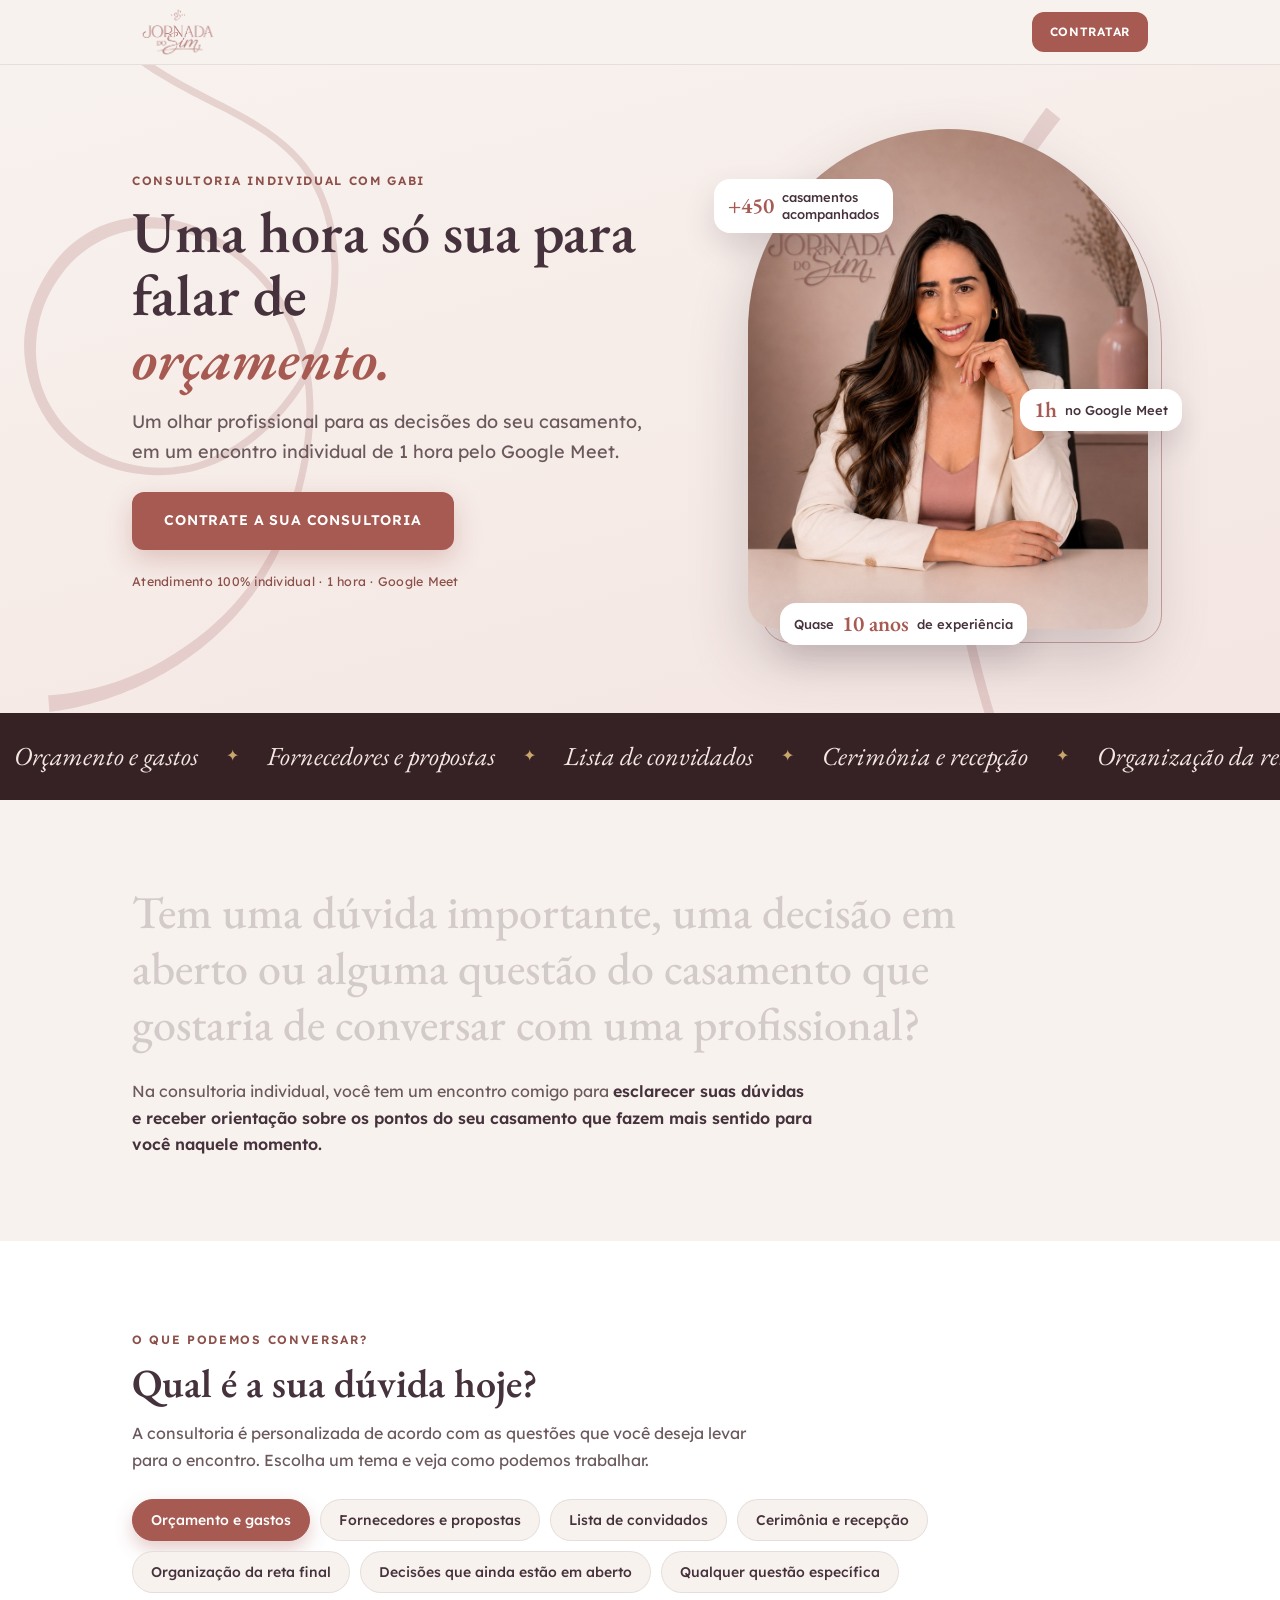
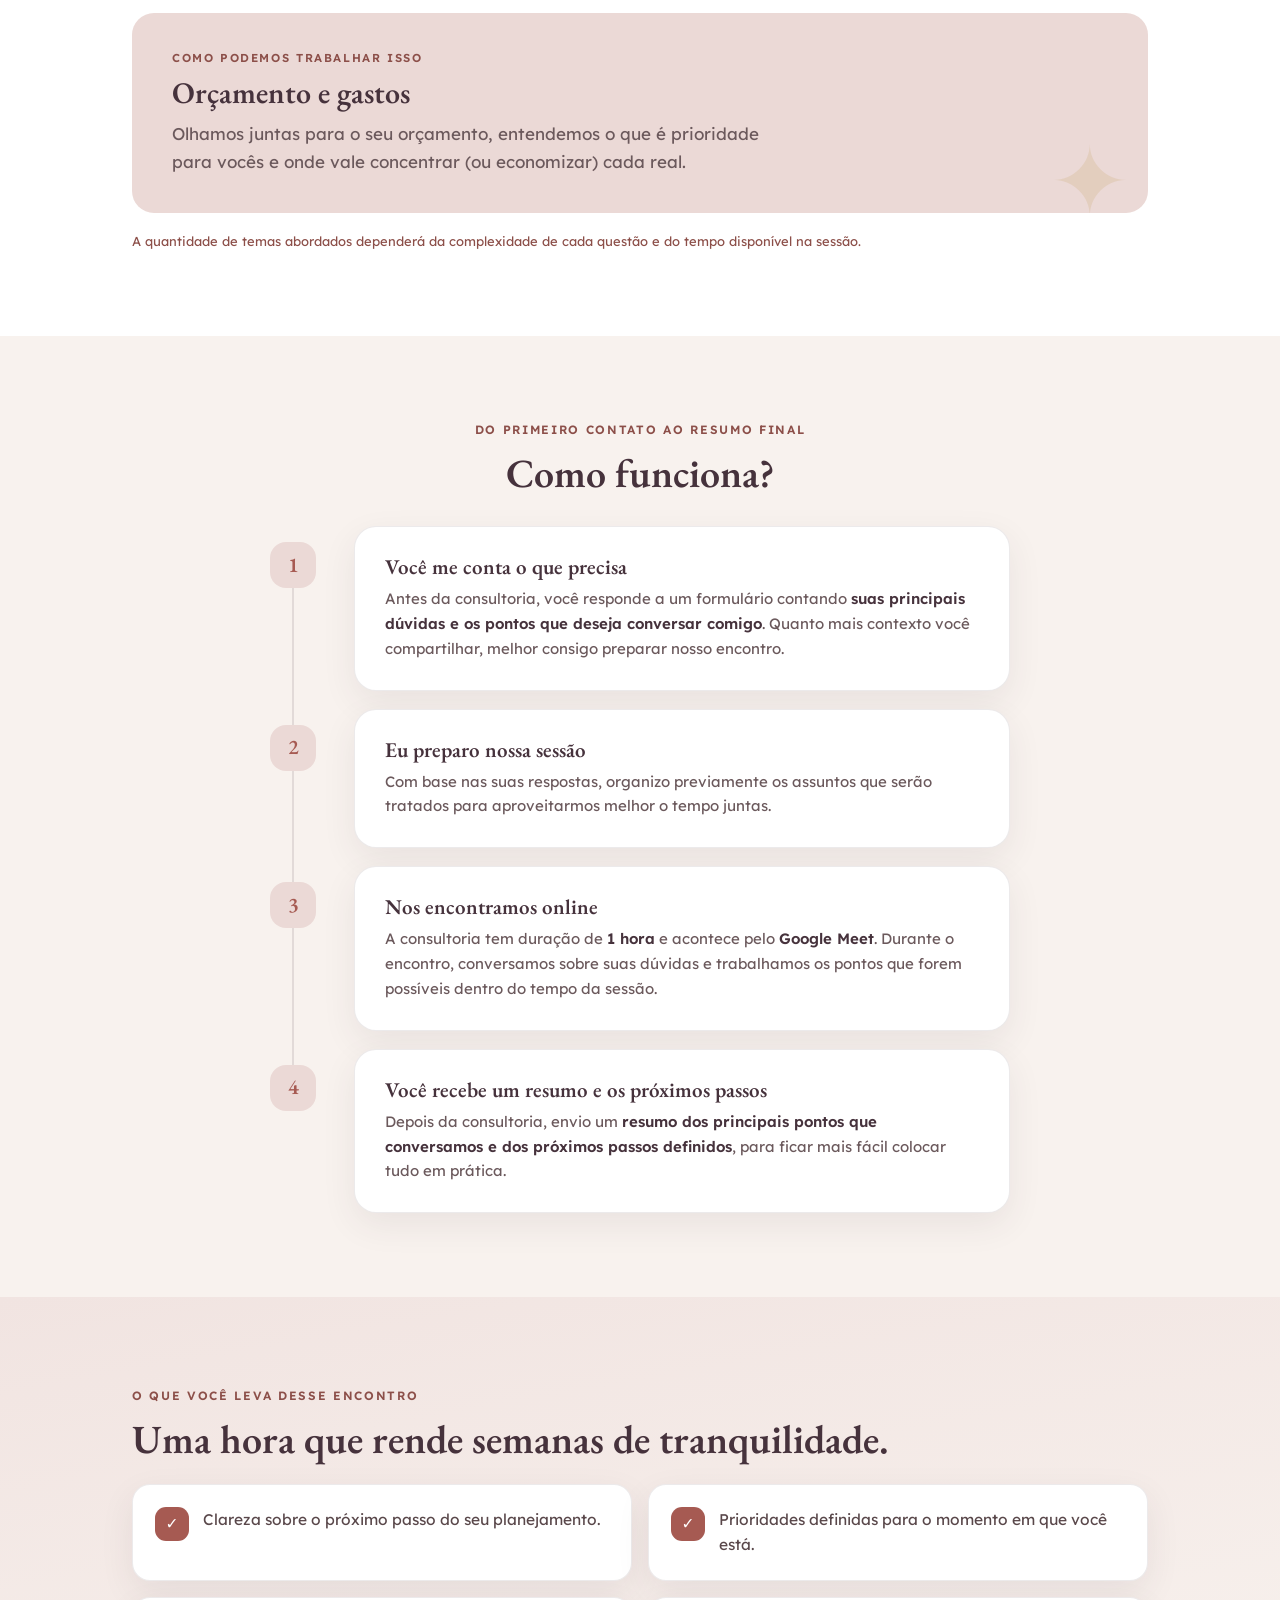
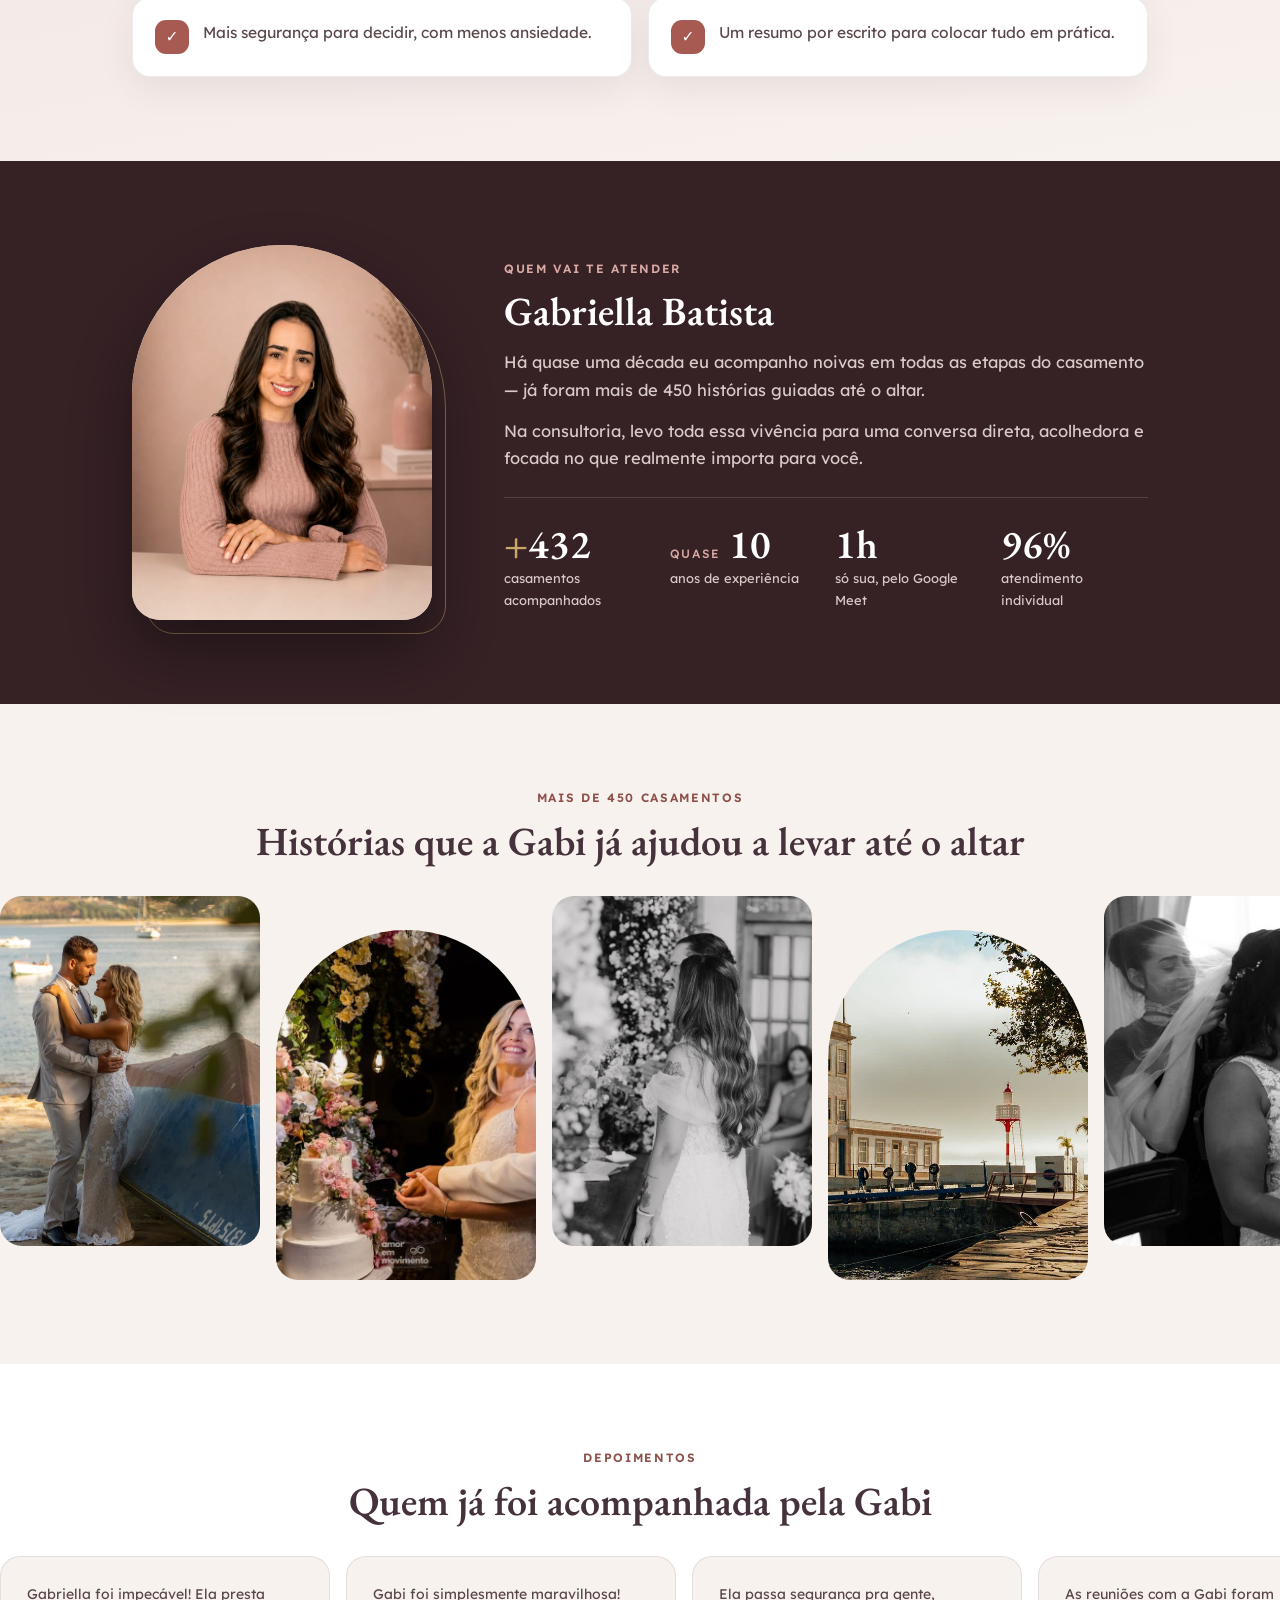
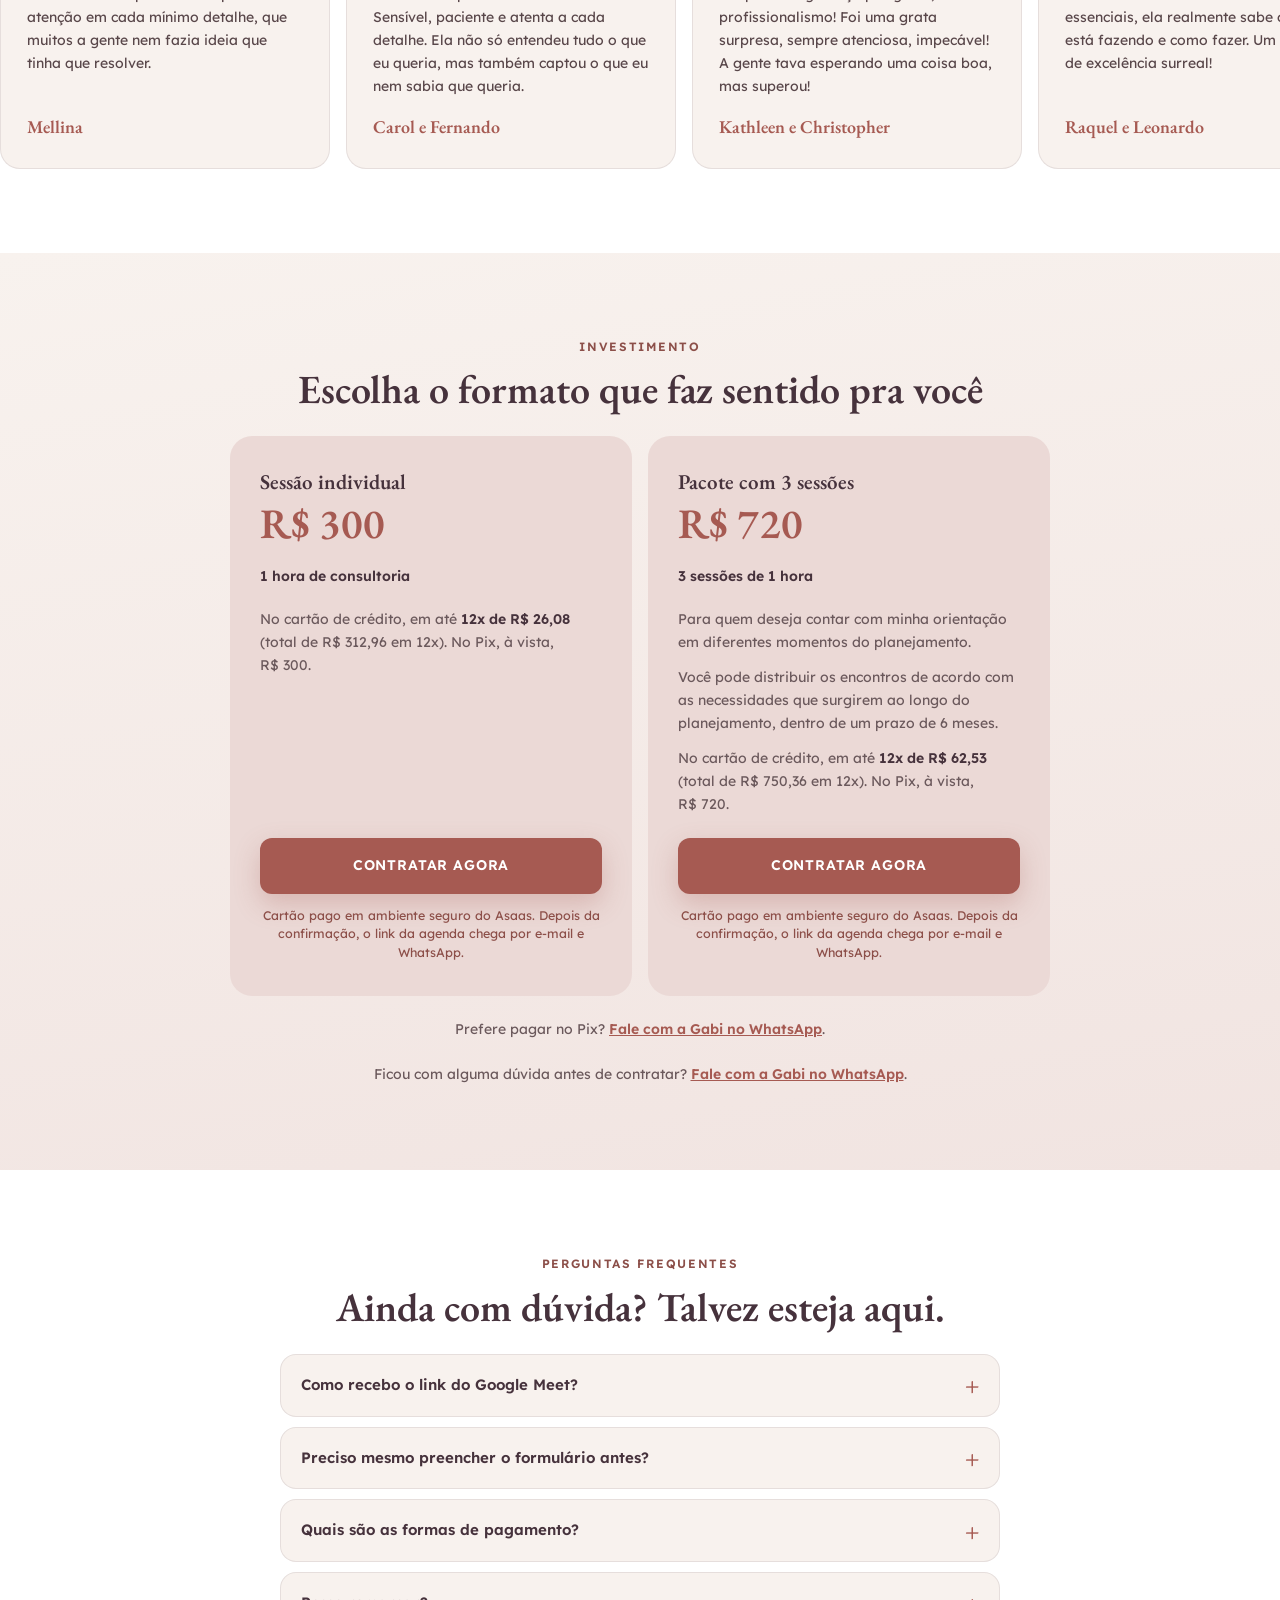
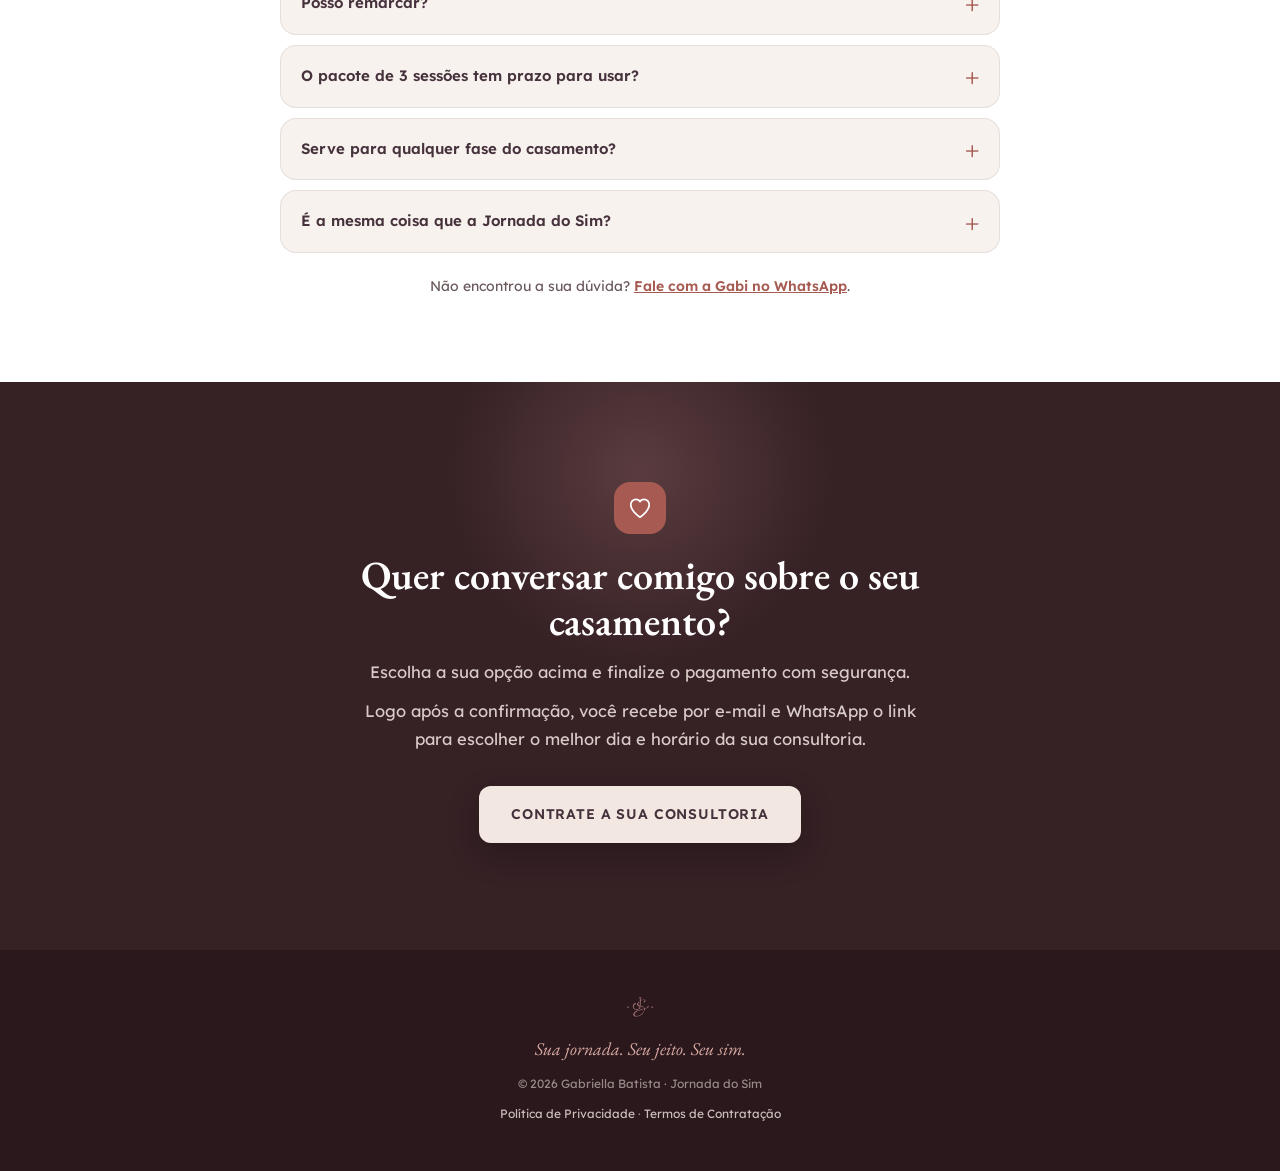
<file: index.html>
<!DOCTYPE html>
<html lang="pt-BR">
<head>
<meta charset="UTF-8">
<meta name="viewport" content="width=device-width, initial-scale=1.0, viewport-fit=cover">
<title>Consultoria individual com Gabi — Jornada do Sim</title>
<meta name="description" content="Um encontro individual de 1 hora, pelo Google Meet, para esclarecer suas dúvidas e receber orientação sobre as decisões do seu casamento. Com Gabriella Batista.">
<meta name="theme-color" content="#F8F2EE">

<meta property="og:title" content="Consultoria individual com Gabi">
<meta property="og:description" content="Um olhar profissional para as decisões do seu casamento.">
<meta property="og:image" content="https://consultoria.jornadadosim.com/assets/img/gabi-quem-sou-eu.jpg">
<meta property="og:url" content="https://consultoria.jornadadosim.com/">
<meta property="og:type" content="website">

<link rel="icon" href="assets/img/monograma-rosa.png">

<link rel="preconnect" href="https://fonts.googleapis.com">
<link rel="preconnect" href="https://fonts.gstatic.com" crossorigin>
<link href="https://fonts.googleapis.com/css2?family=EB+Garamond:ital,wght@0,400;0,500;0,600;1,400;1,500;1,600&family=Lexend:wght@300;400;500;600;700&display=swap" rel="stylesheet">

<link rel="stylesheet" href="css/consultoria.css">
</head>
<body>

<div class="progress" id="progress" aria-hidden="true"></div>

<!-- ======================= CABEÇALHO ======================= -->
<header class="site-header">
  <div class="container header-inner">
    <img src="assets/img/logo-rosa.png" alt="Jornada do Sim" class="header-logo">
    <a href="#investimento" class="btn btn-cta btn-sm">Contratar</a>
  </div>
</header>

<main>

  <!-- ======================= HERO ======================= -->
  <section class="hero" id="topo">
    <img src="assets/img/faixa-2-rosa.svg" alt="" class="hero-faixa hero-faixa-1" aria-hidden="true">
    <img src="assets/img/faixa-1-rosa.svg" alt="" class="hero-faixa hero-faixa-2" aria-hidden="true">

    <div class="container hero-grid">
      <div class="hero-texto">
        <span class="eyebrow">Consultoria individual com Gabi</span>
        <h1 aria-label="Uma hora só sua para falar de orçamento, fornecedores, convidados, cerimônia, reta final e decisões em aberto.">
          <span aria-hidden="true">Uma hora só sua para falar de</span>
          <span class="rot" aria-hidden="true">
            <span class="rot-w is-on">orçamento.</span>
            <span class="rot-w">fornecedores.</span>
            <span class="rot-w">convidados.</span>
            <span class="rot-w">cerimônia.</span>
            <span class="rot-w">reta final.</span>
            <span class="rot-w">decisões em aberto.</span>
          </span>
        </h1>
        <p class="hero-sub">Um olhar profissional para as decisões do seu casamento, em um encontro individual de 1 hora pelo Google Meet.</p>
        <a href="#investimento" class="btn btn-cta btn-large">Contrate a sua consultoria</a>
        <p class="hero-note">Atendimento 100% individual · 1 hora · Google Meet</p>
      </div>

      <div class="hero-visual">
        <div class="arch-wrap">
          <div class="arch">
            <img src="assets/img/gabi-quem-sou-eu.jpg" alt="Gabriella Batista" fetchpriority="high">
          </div>
        </div>
        <span class="chip chip-1"><b>+450</b> casamentos<br>acompanhados</span>
        <span class="chip chip-2"><b>1h</b> no Google Meet</span>
        <span class="chip chip-3">Quase <b>10 anos</b> de experiência</span>
      </div>
    </div>
  </section>

  <!-- ======================= FAIXA EM MOVIMENTO ======================= -->
  <section class="band" aria-label="Temas da consultoria">
    <div class="marquee">
      <div class="marquee-track">
        <span>Orçamento e gastos</span><span class="sep">✦</span>
        <span>Fornecedores e propostas</span><span class="sep">✦</span>
        <span>Lista de convidados</span><span class="sep">✦</span>
        <span>Cerimônia e recepção</span><span class="sep">✦</span>
        <span>Organização da reta final</span><span class="sep">✦</span>
        <span>Decisões em aberto</span><span class="sep">✦</span>
        <span>Uma hora só sua</span><span class="sep">✦</span>
      </div>
    </div>
  </section>

  <!-- ======================= INTRO (texto que acende ao rolar) ======================= -->
  <section class="secao intro">
    <div class="container">
      <p class="fill" data-fill>Tem uma dúvida importante, uma decisão em aberto ou alguma questão do casamento que gostaria de conversar com uma profissional?</p>
      <p class="intro-sub reveal">Na consultoria individual, você tem um encontro comigo para <strong>esclarecer suas dúvidas e receber orientação sobre os pontos do seu casamento que fazem mais sentido para você naquele momento.</strong></p>
    </div>
  </section>

  <!-- ======================= O QUE PODEMOS CONVERSAR (interativo) ======================= -->
  <section class="secao temas">
    <div class="container">
      <span class="eyebrow">O que podemos conversar?</span>
      <h2 class="secao-titulo">Qual é a sua dúvida hoje?</h2>
      <p class="temas-sub">A consultoria é personalizada de acordo com as questões que você deseja levar para o encontro. Escolha um tema e veja como podemos trabalhar.</p>

      <div class="topics" id="topics" role="group" aria-label="Temas da consultoria"></div>

      <div class="topic-panel" id="topicPanel" aria-live="polite">
        <span class="tp-label">Como podemos trabalhar isso</span>
        <h3 id="tpTitle"></h3>
        <p id="tpText"></p>
      </div>

      <p class="nota">A quantidade de temas abordados dependerá da complexidade de cada questão e do tempo disponível na sessão.</p>
    </div>
  </section>

  <!-- ======================= COMO FUNCIONA (linha do tempo) ======================= -->
  <section class="secao como">
    <div class="container">
      <span class="eyebrow center">Do primeiro contato ao resumo final</span>
      <h2 class="secao-titulo center">Como funciona?</h2>

      <ol class="timeline" id="timeline">
        <li class="tl-step">
          <span class="tl-badge">1</span>
          <div class="tl-card">
            <h3>Você me conta o que precisa</h3>
            <p>Antes da consultoria, você responde a um formulário contando <strong>suas principais dúvidas e os pontos que deseja conversar comigo</strong>. Quanto mais contexto você compartilhar, melhor consigo preparar nosso encontro.</p>
          </div>
        </li>
        <li class="tl-step">
          <span class="tl-badge">2</span>
          <div class="tl-card">
            <h3>Eu preparo nossa sessão</h3>
            <p>Com base nas suas respostas, organizo previamente os assuntos que serão tratados para aproveitarmos melhor o tempo juntas.</p>
          </div>
        </li>
        <li class="tl-step">
          <span class="tl-badge">3</span>
          <div class="tl-card">
            <h3>Nos encontramos online</h3>
            <p>A consultoria tem duração de <strong>1 hora</strong> e acontece pelo <strong>Google Meet</strong>. Durante o encontro, conversamos sobre suas dúvidas e trabalhamos os pontos que forem possíveis dentro do tempo da sessão.</p>
          </div>
        </li>
        <li class="tl-step">
          <span class="tl-badge">4</span>
          <div class="tl-card">
            <h3>Você recebe um resumo e os próximos passos</h3>
            <p>Depois da consultoria, envio um <strong>resumo dos principais pontos que conversamos e dos próximos passos definidos</strong>, para ficar mais fácil colocar tudo em prática.</p>
          </div>
        </li>
      </ol>
    </div>
  </section>

  <!-- ======================= O QUE VOCÊ LEVA ======================= -->
  <section class="secao leva">
    <div class="container">
      <span class="eyebrow">O que você leva desse encontro</span>
      <h2 class="secao-titulo">Uma hora que rende semanas de tranquilidade.</h2>
      <ul class="tiles stagger">
        <li class="tile"><i>✓</i><span>Clareza sobre o próximo passo do seu planejamento.</span></li>
        <li class="tile"><i>✓</i><span>Prioridades definidas para o momento em que você está.</span></li>
        <li class="tile"><i>✓</i><span>Mais segurança para decidir, com menos ansiedade.</span></li>
        <li class="tile"><i>✓</i><span>Um resumo por escrito para colocar tudo em prática.</span></li>
      </ul>
    </div>
  </section>

  <!-- ======================= QUEM VAI TE ATENDER ======================= -->
  <section class="secao dark gabi">
    <div class="container gabi-grid">
      <div class="gabi-foto reveal">
        <div class="arch-wrap arch-wrap-sm">
          <div class="arch">
            <img src="assets/img/gabi-rosa.jpg" alt="Gabriella Batista sorrindo, de blusa rosa" loading="lazy">
          </div>
        </div>
      </div>
      <div class="gabi-copy reveal">
        <span class="eyebrow eyebrow-light">Quem vai te atender</span>
        <h2 class="secao-titulo">Gabriella Batista</h2>
        <p>Há quase uma década eu acompanho noivas em todas as etapas do casamento — já foram mais de 450 histórias guiadas até o altar.</p>
        <p>Na consultoria, levo toda essa vivência para uma conversa direta, acolhedora e focada no que realmente importa para você.</p>
        <ul class="stats" id="stats">
          <li class="stat"><strong><span class="pre">+</span><span data-count="450">450</span></strong><span>casamentos acompanhados</span></li>
          <li class="stat"><strong><small>quase</small><span data-count="10">10</span></strong><span>anos de experiência</span></li>
          <li class="stat"><strong><span data-count="1">1</span>h</strong><span>só sua, pelo Google Meet</span></li>
          <li class="stat"><strong><span data-count="100">100</span>%</strong><span>atendimento individual</span></li>
        </ul>
      </div>
    </div>
  </section>

  <!-- ======================= FOTOS EM MOVIMENTO ======================= -->
  <section class="secao galeria">
    <div class="container">
      <span class="eyebrow center">Mais de 450 casamentos</span>
      <h2 class="secao-titulo center">Histórias que a Gabi já ajudou a levar até o altar</h2>
    </div>
    <div class="marquee marquee-photos">
      <div class="marquee-track gallery-track">
        <img data-src="assets/img/opt/casal-real-12-barco.jpg" alt="Casal abraçado à beira-mar" decoding="async">
        <img data-src="assets/img/opt/casal-real-1-cake-color.jpg" alt="Casal cortando o bolo" decoding="async">
        <img data-src="assets/img/opt/casal-real-3-noiva-pb.jpg" alt="Noiva de vestido de renda" decoding="async">
        <img data-src="assets/img/opt/casal-real-14-farol.jpg" alt="Casal junto a um farol à beira-mar" decoding="async">
        <img data-src="assets/img/opt/casal-real-5-veu-pb.jpg" alt="Noiva ajustando o véu" decoding="async">
        <img data-src="assets/img/opt/casal-real-2-cake-pb.jpg" alt="Casal sorrindo" decoding="async">
        <img data-src="assets/img/opt/casal-real-15-coluna.jpg" alt="Casal abraçado entre colunas de pedra" decoding="async">
        <img data-src="assets/img/opt/casal-real-8-flavia-thales.jpg" alt="Cerimônia emocionante" decoding="async">
        <img data-src="assets/img/opt/casal-real-10-paris.jpg" alt="Casal em Paris" decoding="async">
        <img data-src="assets/img/opt/casal-real-13-fonte.jpg" alt="Casal sorrindo em frente a uma fonte" decoding="async">
        <img data-src="assets/img/opt/casal-real-4-lustre.jpg" alt="Casal recém-casado" decoding="async">
        <img data-src="assets/img/opt/casal-real-11-jardim.jpg" alt="Casal se beijando sob um arco de jardim" decoding="async">
        <img data-src="assets/img/opt/casal-real-9-noiva-day.jpg" alt="Noiva em frente ao arco de flores" decoding="async">
      </div>
    </div>
  </section>

  <!-- ======================= DEPOIMENTOS ======================= -->
  <section class="secao depoimentos">
    <div class="container">
      <span class="eyebrow center">Depoimentos</span>
      <h2 class="secao-titulo center">Quem já foi acompanhada pela Gabi</h2>
    </div>
    <div class="marquee">
      <div class="marquee-track tm-track">
        <blockquote class="tm-card"><p>Gabriella foi impecável! Ela presta atenção em cada mínimo detalhe, que muitos a gente nem fazia ideia que tinha que resolver.</p><cite>Mellina</cite></blockquote>
        <blockquote class="tm-card"><p>Gabi foi simplesmente maravilhosa! Sensível, paciente e atenta a cada detalhe. Ela não só entendeu tudo o que eu queria, mas também captou o que eu nem sabia que queria.</p><cite>Carol e Fernando</cite></blockquote>
        <blockquote class="tm-card"><p>Ela passa segurança pra gente, profissionalismo! Foi uma grata surpresa, sempre atenciosa, impecável! A gente tava esperando uma coisa boa, mas superou!</p><cite>Kathleen e Christopher</cite></blockquote>
        <blockquote class="tm-card"><p>As reuniões com a Gabi foram essenciais, ela realmente sabe o que está fazendo e como fazer. Um trabalho de excelência surreal!</p><cite>Raquel e Leonardo</cite></blockquote>
        <blockquote class="tm-card"><p>Obrigada Gabriella! Sua experiência e atenção aos detalhes fizeram toda diferença!</p><cite>Gy Muniz</cite></blockquote>
        <blockquote class="tm-card"><p>Desde o primeiro momento, tudo foi tão organizado que ficamos seguros e com a certeza que daria certo. Confiamos de olhos fechados.</p><cite>Nathália</cite></blockquote>
        <blockquote class="tm-card"><p>A Gabi foi incrível em suas orientações e ajustes de cada detalhe. Com muito carinho agradecemos todo profissionalismo e dedicação.</p><cite>Lygia e Edson</cite></blockquote>
        <blockquote class="tm-card"><p>Obrigada pelo carinho, por toda atenção, por deixar a gente seguro, vocês sabem o que estão fazendo!</p><cite>Olívia e Luiz</cite></blockquote>
      </div>
    </div>
  </section>

  <!-- ======================= INVESTIMENTO ======================= -->
  <section class="secao planos" id="investimento">
    <div class="container">
      <span class="eyebrow center">Investimento</span>
      <h2 class="secao-titulo center">Escolha o formato que faz sentido pra você</h2>
      <div class="planos-grid stagger">

        <div class="plano">
          <h3 class="plano-nome">Sessão individual</h3>
          <p class="plano-preco">R$&nbsp;300</p>
          <p class="plano-linha">1 hora de consultoria</p>
          <p>No cartão de crédito, em até <strong>12x de R$&nbsp;26,08</strong> (total de R$&nbsp;312,96 em 12x). No Pix, à vista, R$&nbsp;300.</p>
          <a href="#" class="btn btn-cta btn-full js-pagar" data-plano="sessão individual">Contratar agora</a>
          <small class="plano-seguro">Cartão pago em ambiente seguro do Asaas. Depois da confirmação, o link da agenda chega por e-mail e WhatsApp.</small>
        </div>

        <div class="plano">
          <h3 class="plano-nome">Pacote com 3 sessões</h3>
          <p class="plano-preco">R$&nbsp;720</p>
          <p class="plano-linha">3 sessões de 1 hora</p>
          <p>Para quem deseja contar com minha orientação em diferentes momentos do planejamento.</p>
          <p>Você pode distribuir os encontros de acordo com as necessidades que surgirem ao longo do planejamento, dentro de um prazo de 6 meses.</p>
          <p>No cartão de crédito, em até <strong>12x de R$&nbsp;62,53</strong> (total de R$&nbsp;750,36 em 12x). No Pix, à vista, R$&nbsp;720.</p>
          <a href="#" class="btn btn-cta btn-full js-pagar" data-plano="pacote com 3 sessões">Contratar agora</a>
          <small class="plano-seguro">Cartão pago em ambiente seguro do Asaas. Depois da confirmação, o link da agenda chega por e-mail e WhatsApp.</small>
        </div>

      </div>
      <p class="planos-duvida">Prefere pagar no Pix? <a href="#" class="js-whatsapp-pix">Fale com a Gabi no WhatsApp</a>.</p>
      <p class="planos-duvida">Ficou com alguma dúvida antes de contratar? <a href="#" class="js-whatsapp-duvida">Fale com a Gabi no WhatsApp</a>.</p>
    </div>
  </section>

  <!-- ======================= FAQ ======================= -->
  <section class="secao faq">
    <div class="container">
      <span class="eyebrow center">Perguntas frequentes</span>
      <h2 class="secao-titulo center">Ainda com dúvida? Talvez esteja aqui.</h2>
      <div class="faq-list stagger">
        <details class="faq-item">
          <summary>Como recebo o link do Google Meet?</summary>
          <p>O link do Google Meet chega por e-mail assim que você agenda o seu horário.</p>
        </details>
        <details class="faq-item">
          <summary>Preciso mesmo preencher o formulário antes?</summary>
          <p>Sim. É ele que me permite preparar o encontro sob medida para o seu caso — sem ele, a sessão rende bem menos.</p>
        </details>
        <details class="faq-item">
          <summary>Quais são as formas de pagamento?</summary>
          <p>Cartão de crédito, em até 12x, pelo botão de cada plano. Ou Pix à vista, sem as taxas do cartão: é só falar comigo pelo WhatsApp que eu envio a chave Pix da empresa. Confira o CNPJ 51.809.387/0001-62 e o nome da titular antes de confirmar. O link da agenda chega assim que eu confirmo o valor na conta.</p>
        </details>
        <details class="faq-item">
          <summary>Posso remarcar?</summary>
          <p>Pode, avisando com pelo menos 24 horas de antecedência pelo WhatsApp.</p>
        </details>
        <details class="faq-item">
          <summary>O pacote de 3 sessões tem prazo para usar?</summary>
          <p>Sim, as 3 sessões valem por 6 meses a partir da primeira.</p>
        </details>
        <details class="faq-item">
          <summary>Serve para qualquer fase do casamento?</summary>
          <p>Sim, desde o "acabei de noivar e não sei por onde começar" até a reta final, na semana do casamento.</p>
        </details>
        <details class="faq-item">
          <summary>É a mesma coisa que a Jornada do Sim?</summary>
          <p>Não. A Jornada do Sim é a plataforma que te guia no seu ritmo. Aqui é um atendimento individual e ao vivo comigo, olhando para o seu caso específico.</p>
        </details>
      </div>
      <p class="faq-duvida">Não encontrou a sua dúvida? <a href="#" class="js-whatsapp-duvida">Fale com a Gabi no WhatsApp</a>.</p>
    </div>
  </section>

  <!-- ======================= CHAMADA FINAL ======================= -->
  <section class="secao dark final" id="final">
    <div class="container final-inner reveal">
      <span class="cta-icone" aria-hidden="true">
        <svg viewBox="0 0 24 24" fill="none" xmlns="http://www.w3.org/2000/svg">
          <path d="M12 20.5S3.5 14.7 3.5 8.9C3.5 6.2 5.6 4 8.3 4c1.8 0 3.1.9 3.7 2.2C12.6 4.9 13.9 4 15.7 4c2.7 0 4.8 2.2 4.8 4.9 0 5.8-8.5 11.6-8.5 11.6z" stroke="currentColor" stroke-width="1.6" stroke-linecap="round" stroke-linejoin="round"/>
        </svg>
      </span>
      <h2 class="secao-titulo">Quer conversar comigo sobre o seu casamento?</h2>
      <p>Escolha a sua opção acima e finalize o pagamento com segurança.</p>
      <p>Logo após a confirmação, você recebe por e-mail e WhatsApp o link para escolher o melhor dia e horário da sua consultoria.</p>
      <a href="#investimento" class="btn btn-light btn-large">Contrate a sua consultoria</a>
    </div>
  </section>

</main>

<!-- ======================= RODAPÉ ======================= -->
<footer class="site-footer">
  <div class="container footer-inner">
    <img src="assets/img/monograma-rosa.png" alt="Jornada do Sim" class="footer-logo">
    <p class="assinatura">Sua jornada. Seu jeito. Seu sim.</p>
    <p class="footer-mini">© 2026 Gabriella Batista · Jornada do Sim</p>
    <p class="footer-mini">
      <a href="privacidade.html">Política de Privacidade</a> ·
      <a href="termos.html">Termos de Contratação</a>
    </p>
  </div>
</footer>

<!-- Botão fixo no celular -->
<div class="sticky-cta" id="stickyCta">
  <a href="#investimento" class="btn btn-cta btn-full">Contrate a sua consultoria</a>
</div>

<script src="js/consultoria.js"></script>
</body>
</html>
</file>
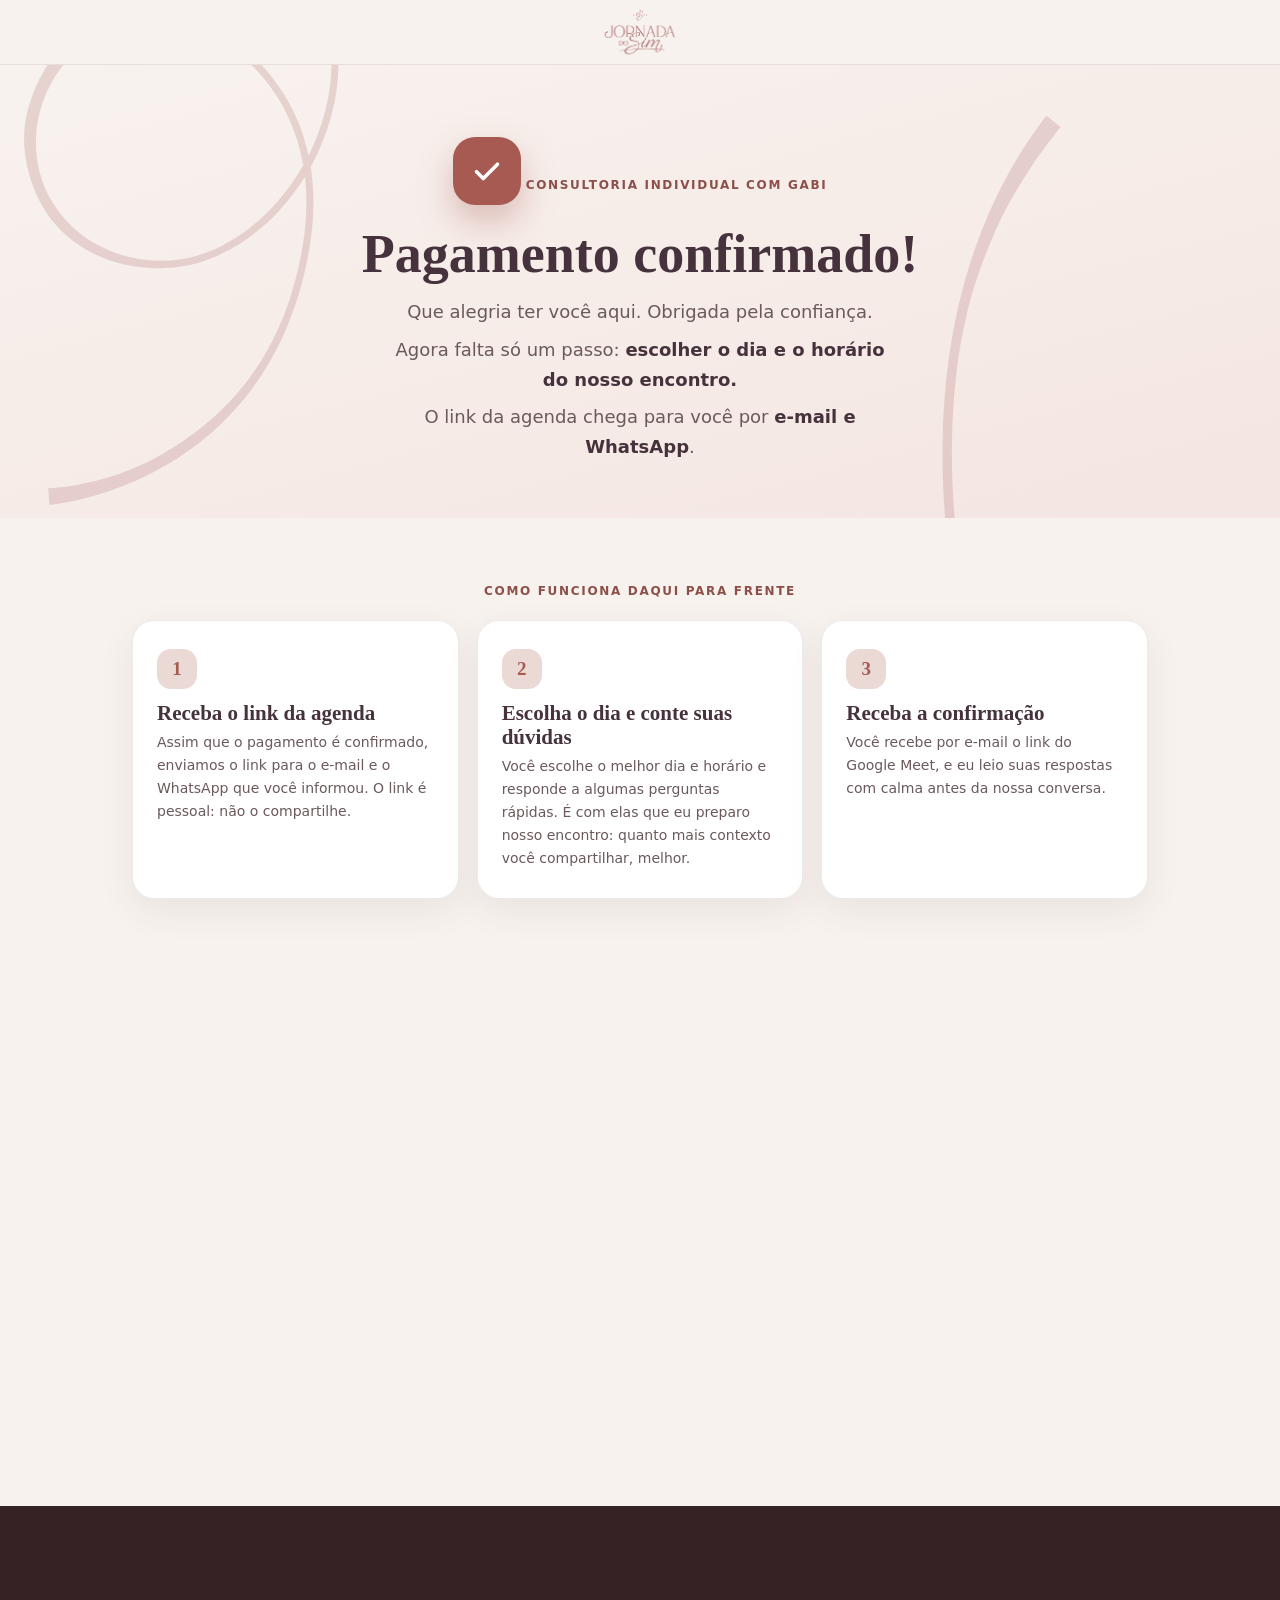
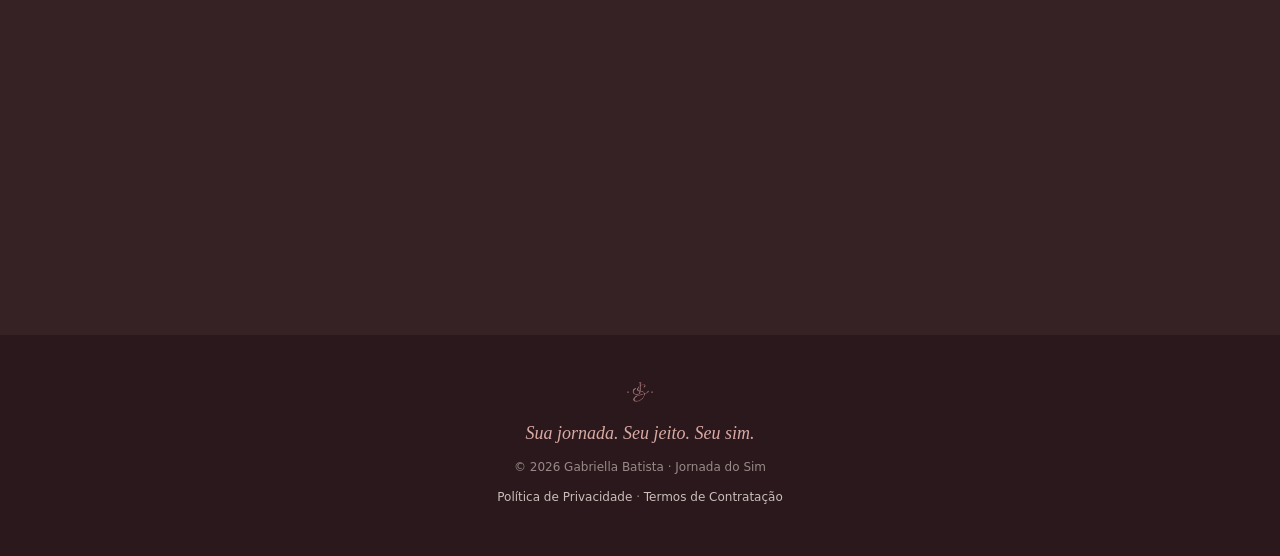
<file: boas-vindas.html>
<!DOCTYPE html>
<html lang="pt-BR">
<head>
<meta charset="UTF-8">
<!-- Proteção extra: a página só carrega scripts, estilos e fontes de origens conhecidas
     e não permite nenhum quadro embutido. Bloqueia qualquer outro conteúdo injetado.
     A agenda NÃO fica nesta página: o link é enviado só a quem pagou. -->
<meta http-equiv="Content-Security-Policy" content="default-src 'self'; script-src 'self'; style-src 'self' https://fonts.googleapis.com; font-src https://fonts.gstatic.com; img-src 'self' data:; frame-src 'none'; connect-src 'self'; base-uri 'self'; form-action 'self'; object-src 'none'">
<meta name="referrer" content="strict-origin-when-cross-origin">
<meta name="viewport" content="width=device-width, initial-scale=1.0, viewport-fit=cover">
<title>Pagamento confirmado — Consultoria individual com Gabi</title>
<meta name="description" content="Escolha o dia e o horário da sua consultoria individual com a Gabi.">
<meta name="robots" content="noindex, nofollow">
<meta name="theme-color" content="#F8F2EE">

<link rel="icon" href="assets/img/monograma-rosa.png">

<link rel="preconnect" href="https://fonts.googleapis.com">
<link rel="preconnect" href="https://fonts.gstatic.com" crossorigin>
<link href="https://fonts.googleapis.com/css2?family=EB+Garamond:ital,wght@0,400;0,500;0,600;1,400;1,500;1,600&family=Lexend:wght@300;400;500;600;700&display=swap" rel="stylesheet">

<link rel="stylesheet" href="css/consultoria.css">
<link rel="stylesheet" href="css/boas-vindas.css">
</head>
<body>

<!-- ======================= CABEÇALHO ======================= -->
<header class="site-header">
  <div class="container header-inner header-inner-center">
    <img src="assets/img/logo-rosa.png" alt="Jornada do Sim" class="header-logo">
  </div>
</header>

<main>

  <!-- ======================= CONFIRMAÇÃO ======================= -->
  <section class="ok-hero">
    <img src="assets/img/faixa-2-rosa.svg" alt="" class="hero-faixa hero-faixa-1" aria-hidden="true">
    <img src="assets/img/faixa-1-rosa.svg" alt="" class="hero-faixa hero-faixa-2" aria-hidden="true">
    <div class="container ok-inner">
      <span class="ok-badge" aria-hidden="true">
        <svg viewBox="0 0 24 24" fill="none" xmlns="http://www.w3.org/2000/svg">
          <path d="M5 12.5l4.5 4.5L19 7.5" pathLength="30" stroke="currentColor" stroke-width="2.4" stroke-linecap="round" stroke-linejoin="round"/>
        </svg>
      </span>
      <span class="eyebrow">Consultoria individual com Gabi</span>
      <h1>Pagamento confirmado!</h1>
      <p class="ok-sub">Que alegria ter você aqui. Obrigada pela confiança.</p>
      <p class="ok-sub">Agora falta só um passo: <strong>escolher o dia e o horário do nosso encontro.</strong></p>
      <p class="ok-sub">O link da agenda chega para você por <strong>e-mail e WhatsApp</strong>.</p>
    </div>
  </section>

  <!-- ======================= COMO FUNCIONA DAQUI PRA FRENTE ======================= -->
  <section class="secao ok-passos">
    <div class="container">
      <span class="eyebrow center">Como funciona daqui para frente</span>
      <ol class="passos3 stagger">
        <li class="passo3">
          <span class="n">1</span>
          <h3>Receba o link da agenda</h3>
          <p>Assim que o pagamento é confirmado, enviamos o link para o e-mail e o WhatsApp que você informou. O link é pessoal: não o compartilhe.</p>
        </li>
        <li class="passo3">
          <span class="n">2</span>
          <h3>Escolha o dia e conte suas dúvidas</h3>
          <p>Você escolhe o melhor dia e horário e responde a algumas perguntas rápidas. É com elas que eu preparo nosso encontro: quanto mais contexto você compartilhar, melhor.</p>
        </li>
        <li class="passo3">
          <span class="n">3</span>
          <h3>Receba a confirmação</h3>
          <p>Você recebe por e-mail o link do Google Meet, e eu leio suas respostas com calma antes da nossa conversa.</p>
        </li>
      </ol>

      <div class="ok-notas reveal">
        <p class="nota-card"><strong>Prazo de envio do link:</strong> em até 2 horas, em horário comercial.</p>
        <p class="nota-card">Os horários disponíveis começam daqui a alguns dias úteis. Isso me dá tempo de ler com calma tudo o que você contou.</p>
        <p class="nota-card">Se você adquiriu o <strong>pacote de 3 sessões</strong>, agende a primeira assim que receber o link. As próximas combinamos ao final do nosso primeiro encontro.</p>
      </div>

      <div class="seguranca reveal">
        <h3 class="seguranca-titulo">Seu pagamento e seus dados estão seguros</h3>
        <ul class="seguranca-lista">
          <li>
            <span class="seg-icone" aria-hidden="true"><svg viewBox="0 0 24 24" fill="none"><rect x="5" y="10.5" width="14" height="9.5" rx="2.2" stroke="currentColor" stroke-width="1.7"/><path d="M8.5 10.5V8a3.5 3.5 0 0 1 7 0v2.5" stroke="currentColor" stroke-width="1.7" stroke-linecap="round"/></svg></span>
            <span><strong>Pagamento seguro.</strong> Aparece em nome de <strong>Ana Gabriella Batista Malta (CNPJ 51.809.387/0001-62)</strong>, titular da Jornada do Sim. Guarde o comprovante (no cartão, ele também chega ao seu e-mail).</span>
          </li>
          <li>
            <span class="seg-icone" aria-hidden="true"><svg viewBox="0 0 24 24" fill="none"><path d="M12 3.5l7 2.8v5.4c0 4.2-2.9 7.3-7 8.8-4.1-1.5-7-4.6-7-8.8V6.3l7-2.8z" stroke="currentColor" stroke-width="1.7" stroke-linejoin="round"/><path d="M9 12l2.2 2.2L15.2 10" stroke="currentColor" stroke-width="1.7" stroke-linecap="round" stroke-linejoin="round"/></svg></span>
            <span><strong>Seus dados, só comigo.</strong> O que você responder no formulário é usado apenas para preparar a nossa consultoria. <a href="privacidade.html">Política de Privacidade</a></span>
          </li>
          <li>
            <span class="seg-icone" aria-hidden="true"><svg viewBox="0 0 24 24" fill="none"><path d="M12 4.5l8.2 14.2a.5.5 0 0 1-.44.75H4.24a.5.5 0 0 1-.44-.75L12 4.5z" stroke="currentColor" stroke-width="1.7" stroke-linejoin="round"/><path d="M12 10v4.2M12 16.8v.1" stroke="currentColor" stroke-width="1.9" stroke-linecap="round"/></svg></span>
            <span><strong>Atenção a golpes.</strong> Eu nunca peço senha, código ou dados de cartão por WhatsApp. Se alguém pedir em meu nome, desconfie e me avise.</span>
          </li>
        </ul>
      </div>
    </div>
  </section>

  <!-- ======================= NÃO RECEBEU O LINK? ======================= -->
  <section class="secao dark ok-ajuda">
    <div class="container ok-ajuda-inner reveal">
      <h2 class="secao-titulo">Não recebeu o link?</h2>
      <p>Confira a caixa de entrada, o spam e a aba Promoções do e-mail que você usou no pagamento.</p>
      <p>Se já passou do prazo e o link não chegou, fale comigo pelo WhatsApp que eu resolvo para você.</p>
      <a href="#" class="btn btn-light btn-large js-whatsapp">Falar com a Gabi</a>
    </div>
  </section>

</main>

<!-- ======================= RODAPÉ ======================= -->
<footer class="site-footer ok-footer">
  <div class="container footer-inner">
    <img src="assets/img/monograma-rosa.png" alt="Jornada do Sim" class="footer-logo">
    <p class="assinatura">Sua jornada. Seu jeito. Seu sim.</p>
    <p class="footer-mini">© 2026 Gabriella Batista · Jornada do Sim</p>
    <p class="footer-mini">
      <a href="privacidade.html">Política de Privacidade</a> ·
      <a href="termos.html">Termos de Contratação</a>
    </p>
  </div>
</footer>

<script src="js/boas-vindas.js"></script>
</body>
</html>
</file>
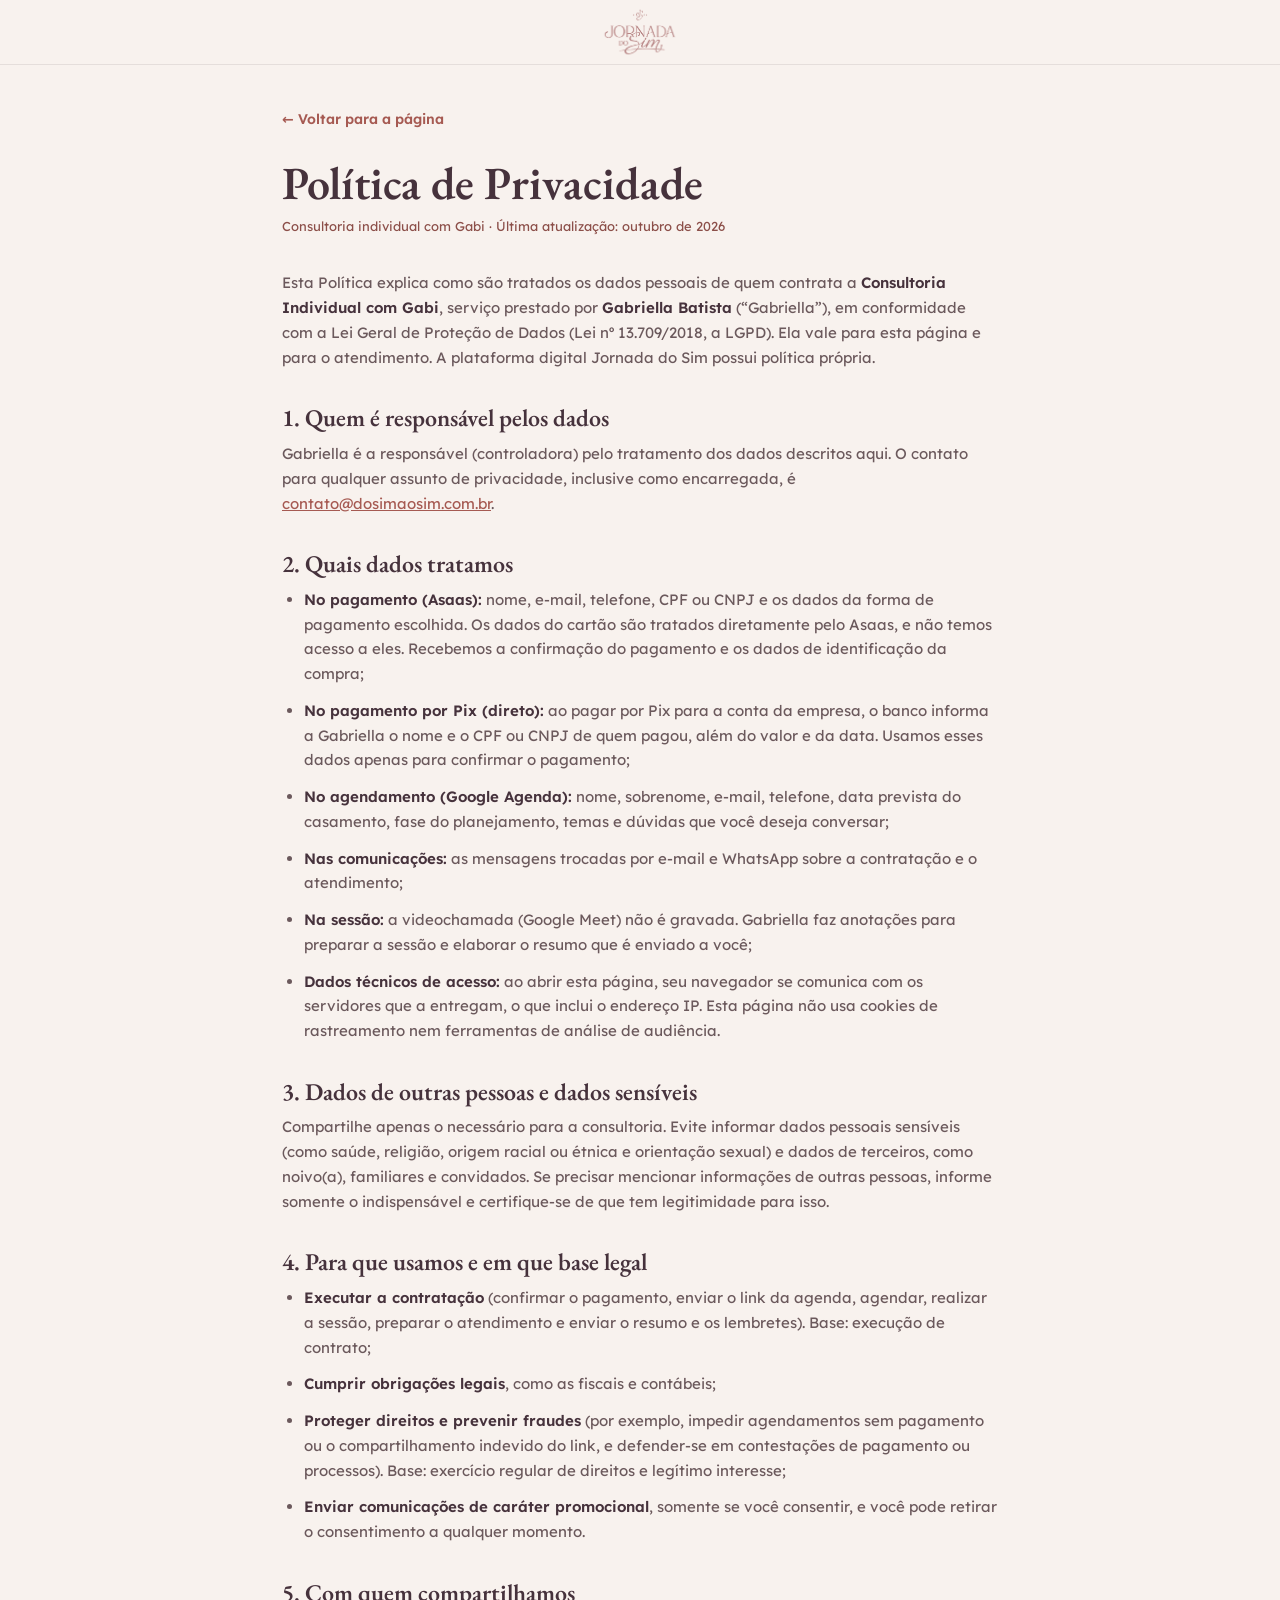
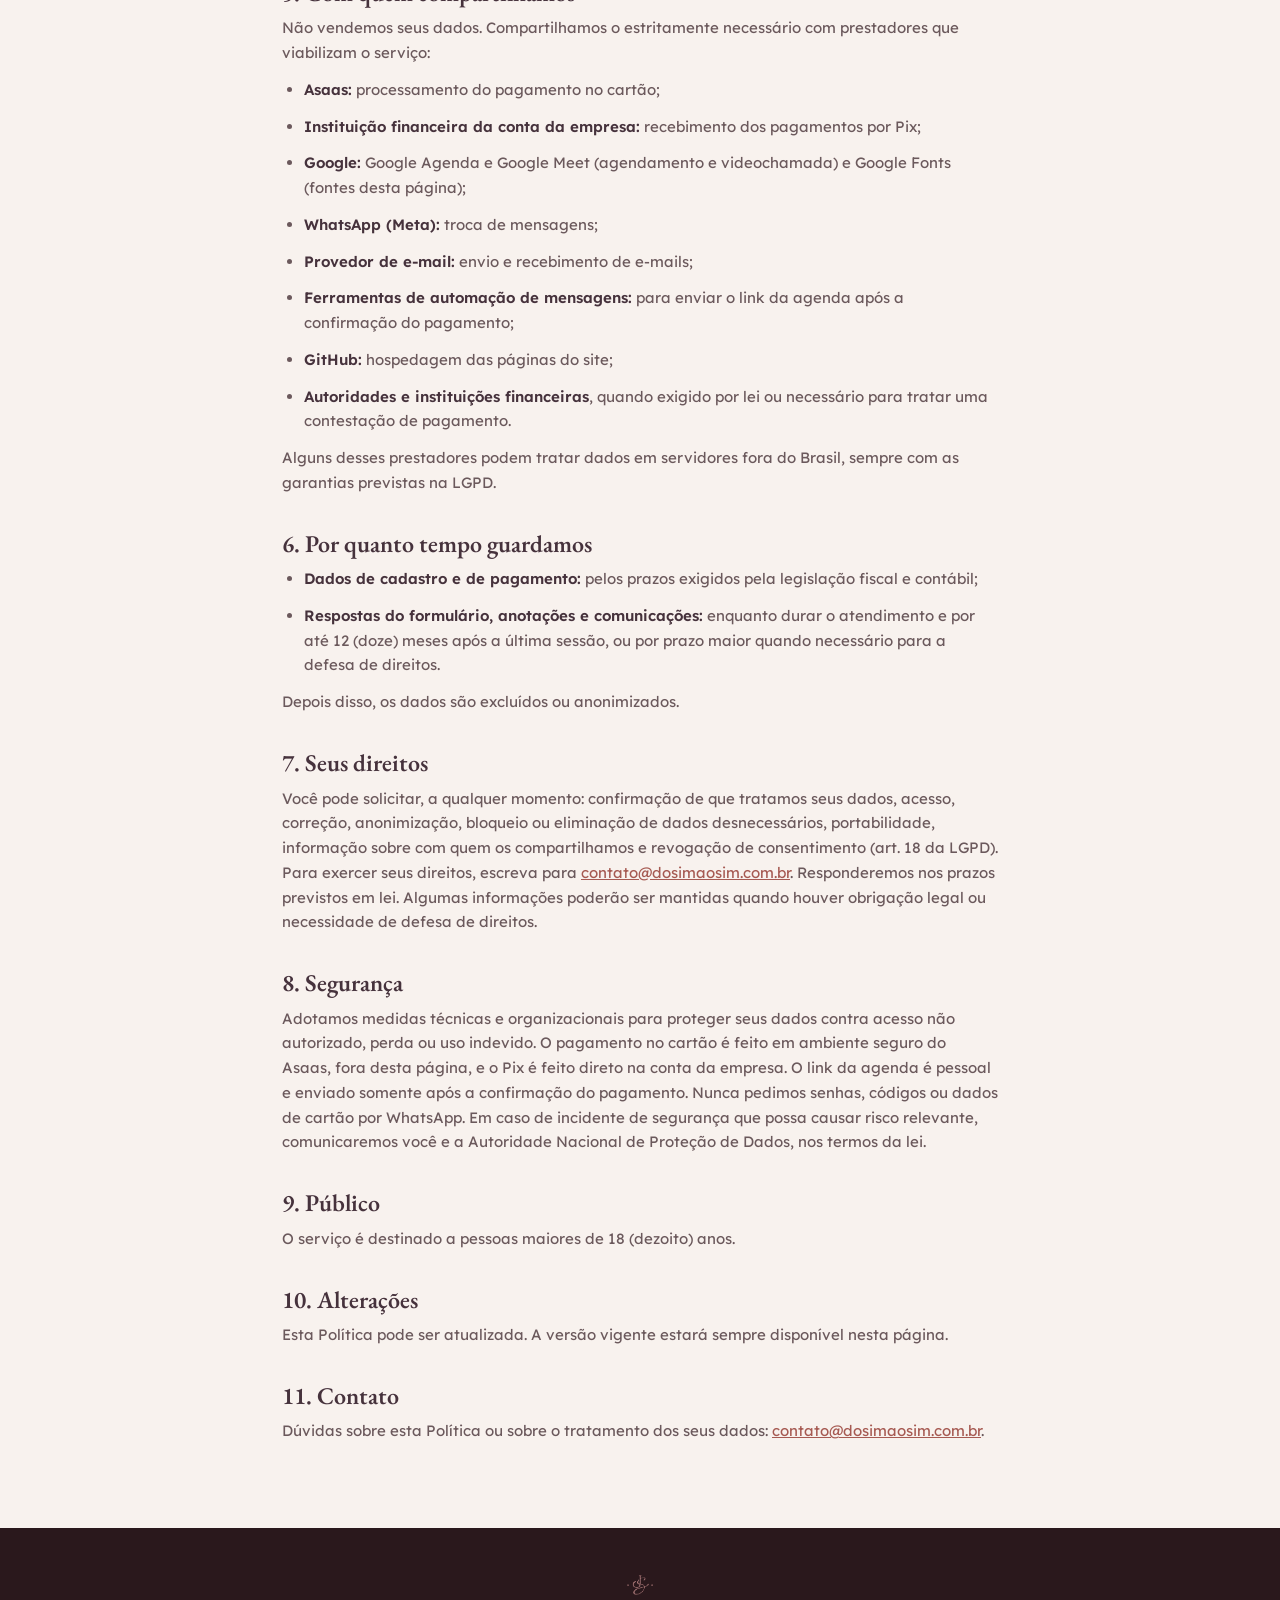
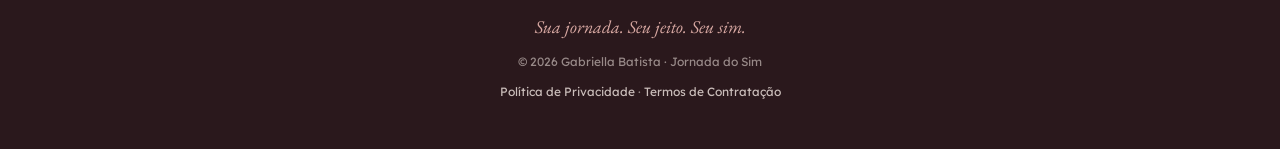
<file: privacidade.html>
<!DOCTYPE html>
<html lang="pt-BR">
<head>
<meta charset="UTF-8">
<meta name="viewport" content="width=device-width, initial-scale=1.0">
<title>Política de Privacidade — Consultoria individual com Gabi</title>
<link rel="icon" href="assets/img/monograma-rosa.png">
<link rel="preconnect" href="https://fonts.googleapis.com">
<link rel="preconnect" href="https://fonts.gstatic.com" crossorigin>
<link href="https://fonts.googleapis.com/css2?family=EB+Garamond:ital,wght@0,400;0,500;0,600;1,400;1,500;1,600&family=Lexend:wght@300;400;500;600;700&display=swap" rel="stylesheet">
<link rel="stylesheet" href="css/consultoria.css">
<link rel="stylesheet" href="css/legal.css">
</head>
<body>

<header class="site-header">
  <div class="container header-inner header-inner-center">
    <a href="index.html"><img src="assets/img/logo-rosa.png" alt="Jornada do Sim" class="header-logo"></a>
  </div>
</header>

<main class="legal-wrap">
  <a href="index.html" class="voltar">← Voltar para a página</a>
  <h1>Política de Privacidade</h1>
  <p class="atualizado">Consultoria individual com Gabi · Última atualização: outubro de 2026</p>

  <p>Esta Política explica como são tratados os dados pessoais de quem contrata a <strong>Consultoria Individual com Gabi</strong>, serviço prestado por <strong>Gabriella Batista</strong> (“Gabriella”), em conformidade com a Lei Geral de Proteção de Dados (Lei nº 13.709/2018, a LGPD). Ela vale para esta página e para o atendimento. A plataforma digital Jornada do Sim possui política própria.</p>

  <h2>1. Quem é responsável pelos dados</h2>
  <p>Gabriella é a responsável (controladora) pelo tratamento dos dados descritos aqui. O contato para qualquer assunto de privacidade, inclusive como encarregada, é <a href="mailto:contato@dosimaosim.com.br">contato@dosimaosim.com.br</a>.</p>

  <h2>2. Quais dados tratamos</h2>
  <ul>
    <li><strong>No pagamento (Asaas):</strong> nome, e-mail, telefone, CPF ou CNPJ e os dados da forma de pagamento escolhida. Os dados do cartão são tratados diretamente pelo Asaas, e não temos acesso a eles. Recebemos a confirmação do pagamento e os dados de identificação da compra;</li>
    <li><strong>No pagamento por Pix (direto):</strong> ao pagar por Pix para a conta da empresa, o banco informa a Gabriella o nome e o CPF ou CNPJ de quem pagou, além do valor e da data. Usamos esses dados apenas para confirmar o pagamento;</li>
    <li><strong>No agendamento (Google Agenda):</strong> nome, sobrenome, e-mail, telefone, data prevista do casamento, fase do planejamento, temas e dúvidas que você deseja conversar;</li>
    <li><strong>Nas comunicações:</strong> as mensagens trocadas por e-mail e WhatsApp sobre a contratação e o atendimento;</li>
    <li><strong>Na sessão:</strong> a videochamada (Google Meet) não é gravada. Gabriella faz anotações para preparar a sessão e elaborar o resumo que é enviado a você;</li>
    <li><strong>Dados técnicos de acesso:</strong> ao abrir esta página, seu navegador se comunica com os servidores que a entregam, o que inclui o endereço IP. Esta página não usa cookies de rastreamento nem ferramentas de análise de audiência.</li>
  </ul>

  <h2>3. Dados de outras pessoas e dados sensíveis</h2>
  <p>Compartilhe apenas o necessário para a consultoria. Evite informar dados pessoais sensíveis (como saúde, religião, origem racial ou étnica e orientação sexual) e dados de terceiros, como noivo(a), familiares e convidados. Se precisar mencionar informações de outras pessoas, informe somente o indispensável e certifique-se de que tem legitimidade para isso.</p>

  <h2>4. Para que usamos e em que base legal</h2>
  <ul>
    <li><strong>Executar a contratação</strong> (confirmar o pagamento, enviar o link da agenda, agendar, realizar a sessão, preparar o atendimento e enviar o resumo e os lembretes). Base: execução de contrato;</li>
    <li><strong>Cumprir obrigações legais</strong>, como as fiscais e contábeis;</li>
    <li><strong>Proteger direitos e prevenir fraudes</strong> (por exemplo, impedir agendamentos sem pagamento ou o compartilhamento indevido do link, e defender-se em contestações de pagamento ou processos). Base: exercício regular de direitos e legítimo interesse;</li>
    <li><strong>Enviar comunicações de caráter promocional</strong>, somente se você consentir, e você pode retirar o consentimento a qualquer momento.</li>
  </ul>

  <h2>5. Com quem compartilhamos</h2>
  <p>Não vendemos seus dados. Compartilhamos o estritamente necessário com prestadores que viabilizam o serviço:</p>
  <ul>
    <li><strong>Asaas:</strong> processamento do pagamento no cartão;</li>
    <li><strong>Instituição financeira da conta da empresa:</strong> recebimento dos pagamentos por Pix;</li>
    <li><strong>Google:</strong> Google Agenda e Google Meet (agendamento e videochamada) e Google Fonts (fontes desta página);</li>
    <li><strong>WhatsApp (Meta):</strong> troca de mensagens;</li>
    <li><strong>Provedor de e-mail:</strong> envio e recebimento de e-mails;</li>
    <li><strong>Ferramentas de automação de mensagens:</strong> para enviar o link da agenda após a confirmação do pagamento;</li>
    <li><strong>GitHub:</strong> hospedagem das páginas do site;</li>
    <li><strong>Autoridades e instituições financeiras</strong>, quando exigido por lei ou necessário para tratar uma contestação de pagamento.</li>
  </ul>
  <p>Alguns desses prestadores podem tratar dados em servidores fora do Brasil, sempre com as garantias previstas na LGPD.</p>

  <h2>6. Por quanto tempo guardamos</h2>
  <ul>
    <li><strong>Dados de cadastro e de pagamento:</strong> pelos prazos exigidos pela legislação fiscal e contábil;</li>
    <li><strong>Respostas do formulário, anotações e comunicações:</strong> enquanto durar o atendimento e por até 12 (doze) meses após a última sessão, ou por prazo maior quando necessário para a defesa de direitos.</li>
  </ul>
  <p>Depois disso, os dados são excluídos ou anonimizados.</p>

  <h2>7. Seus direitos</h2>
  <p>Você pode solicitar, a qualquer momento: confirmação de que tratamos seus dados, acesso, correção, anonimização, bloqueio ou eliminação de dados desnecessários, portabilidade, informação sobre com quem os compartilhamos e revogação de consentimento (art. 18 da LGPD). Para exercer seus direitos, escreva para <a href="mailto:contato@dosimaosim.com.br">contato@dosimaosim.com.br</a>. Responderemos nos prazos previstos em lei. Algumas informações poderão ser mantidas quando houver obrigação legal ou necessidade de defesa de direitos.</p>

  <h2>8. Segurança</h2>
  <p>Adotamos medidas técnicas e organizacionais para proteger seus dados contra acesso não autorizado, perda ou uso indevido. O pagamento no cartão é feito em ambiente seguro do Asaas, fora desta página, e o Pix é feito direto na conta da empresa. O link da agenda é pessoal e enviado somente após a confirmação do pagamento. Nunca pedimos senhas, códigos ou dados de cartão por WhatsApp. Em caso de incidente de segurança que possa causar risco relevante, comunicaremos você e a Autoridade Nacional de Proteção de Dados, nos termos da lei.</p>

  <h2>9. Público</h2>
  <p>O serviço é destinado a pessoas maiores de 18 (dezoito) anos.</p>

  <h2>10. Alterações</h2>
  <p>Esta Política pode ser atualizada. A versão vigente estará sempre disponível nesta página.</p>

  <h2>11. Contato</h2>
  <p>Dúvidas sobre esta Política ou sobre o tratamento dos seus dados: <a href="mailto:contato@dosimaosim.com.br">contato@dosimaosim.com.br</a>.</p>
</main>

<footer class="site-footer">
  <div class="container footer-inner">
    <img src="assets/img/monograma-rosa.png" alt="Jornada do Sim" class="footer-logo">
    <p class="assinatura">Sua jornada. Seu jeito. Seu sim.</p>
    <p class="footer-mini">© 2026 Gabriella Batista · Jornada do Sim</p>
    <p class="footer-mini">
      <a href="privacidade.html">Política de Privacidade</a> ·
      <a href="termos.html">Termos de Contratação</a>
    </p>
  </div>
</footer>

</body>
</html>
</file>
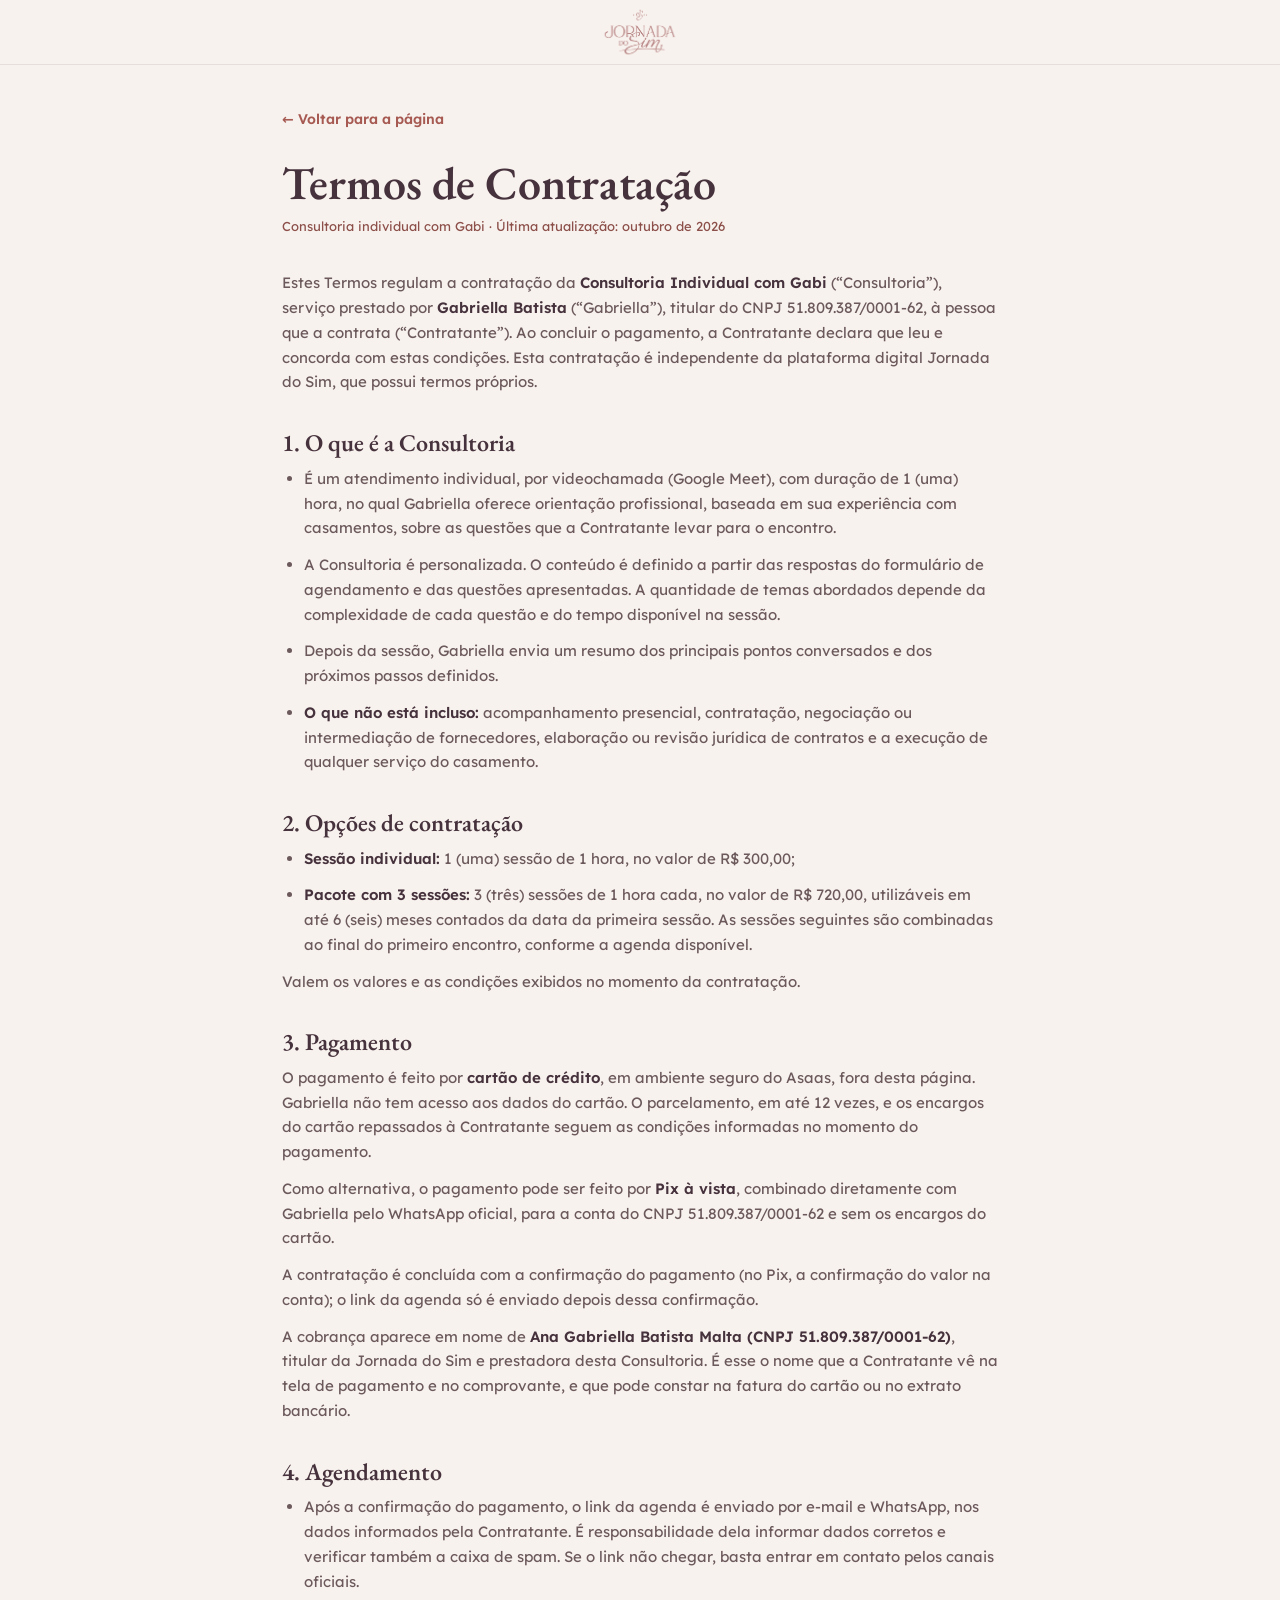
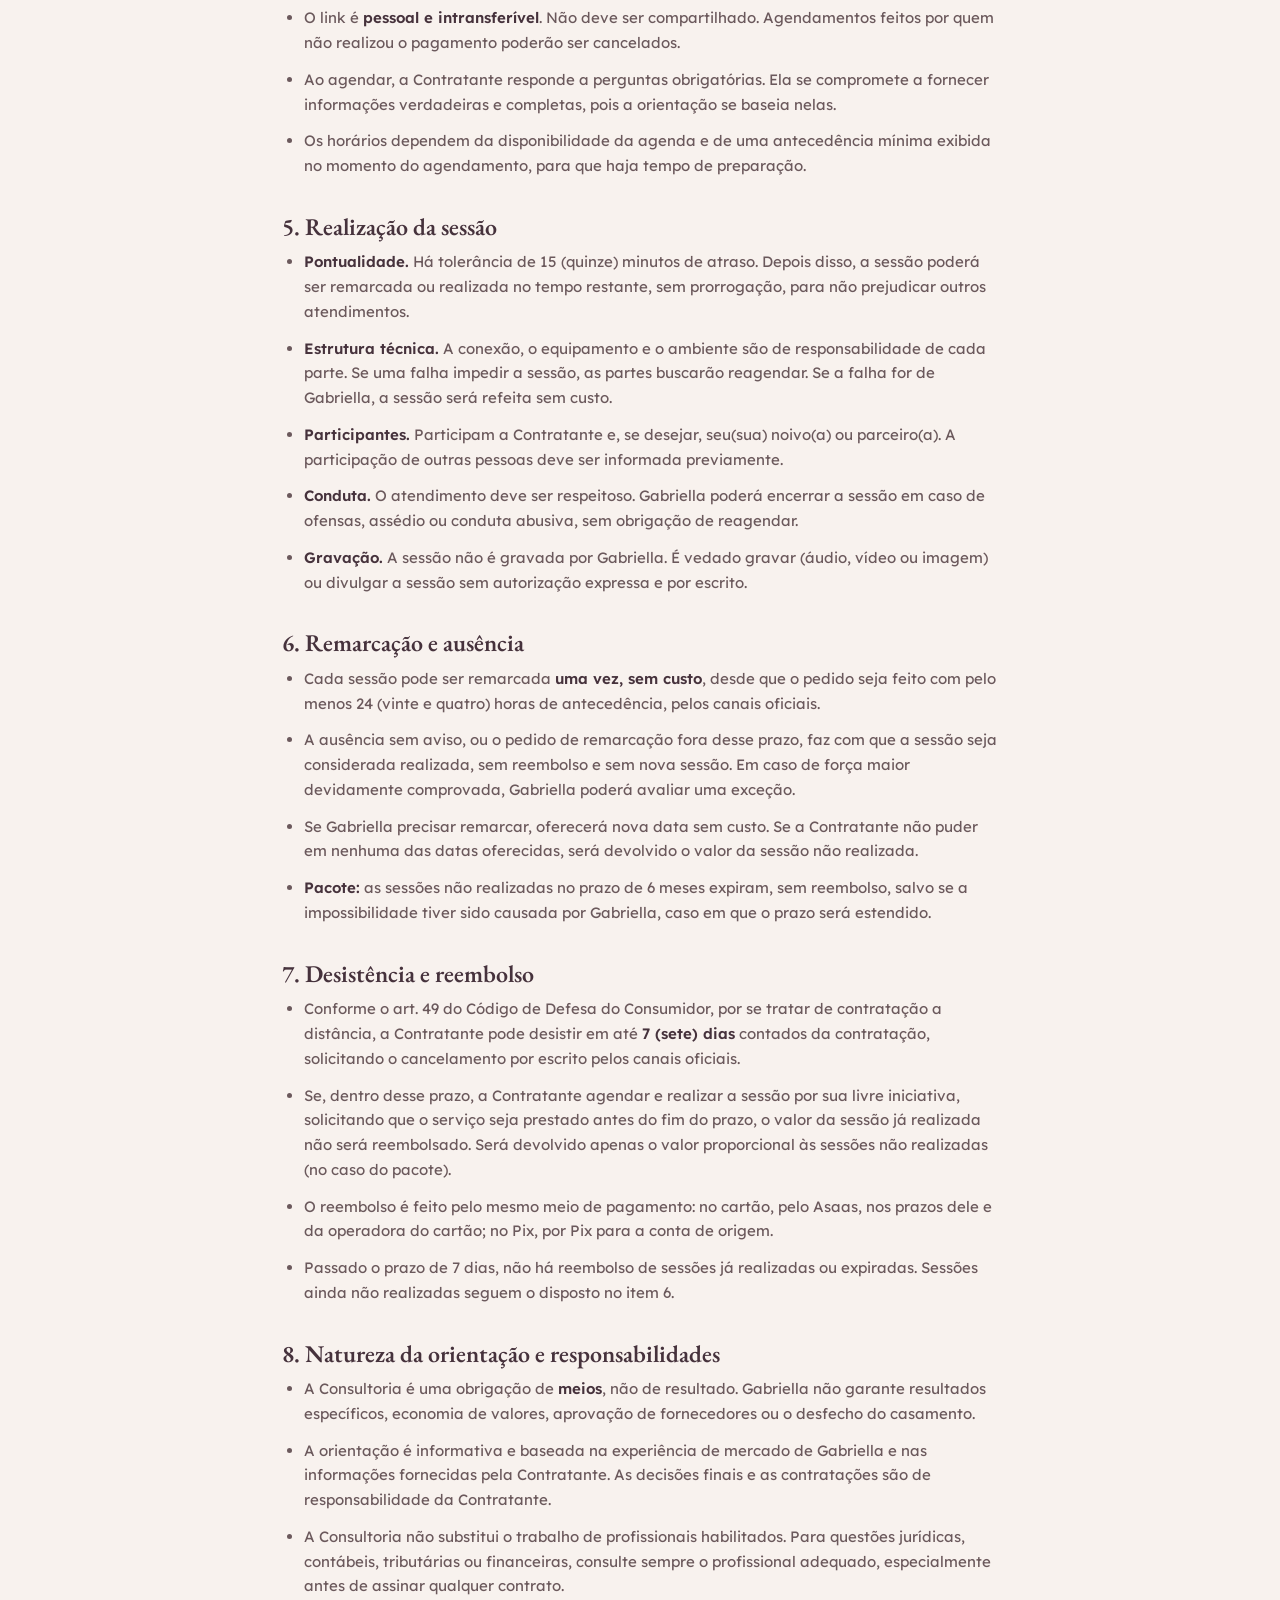
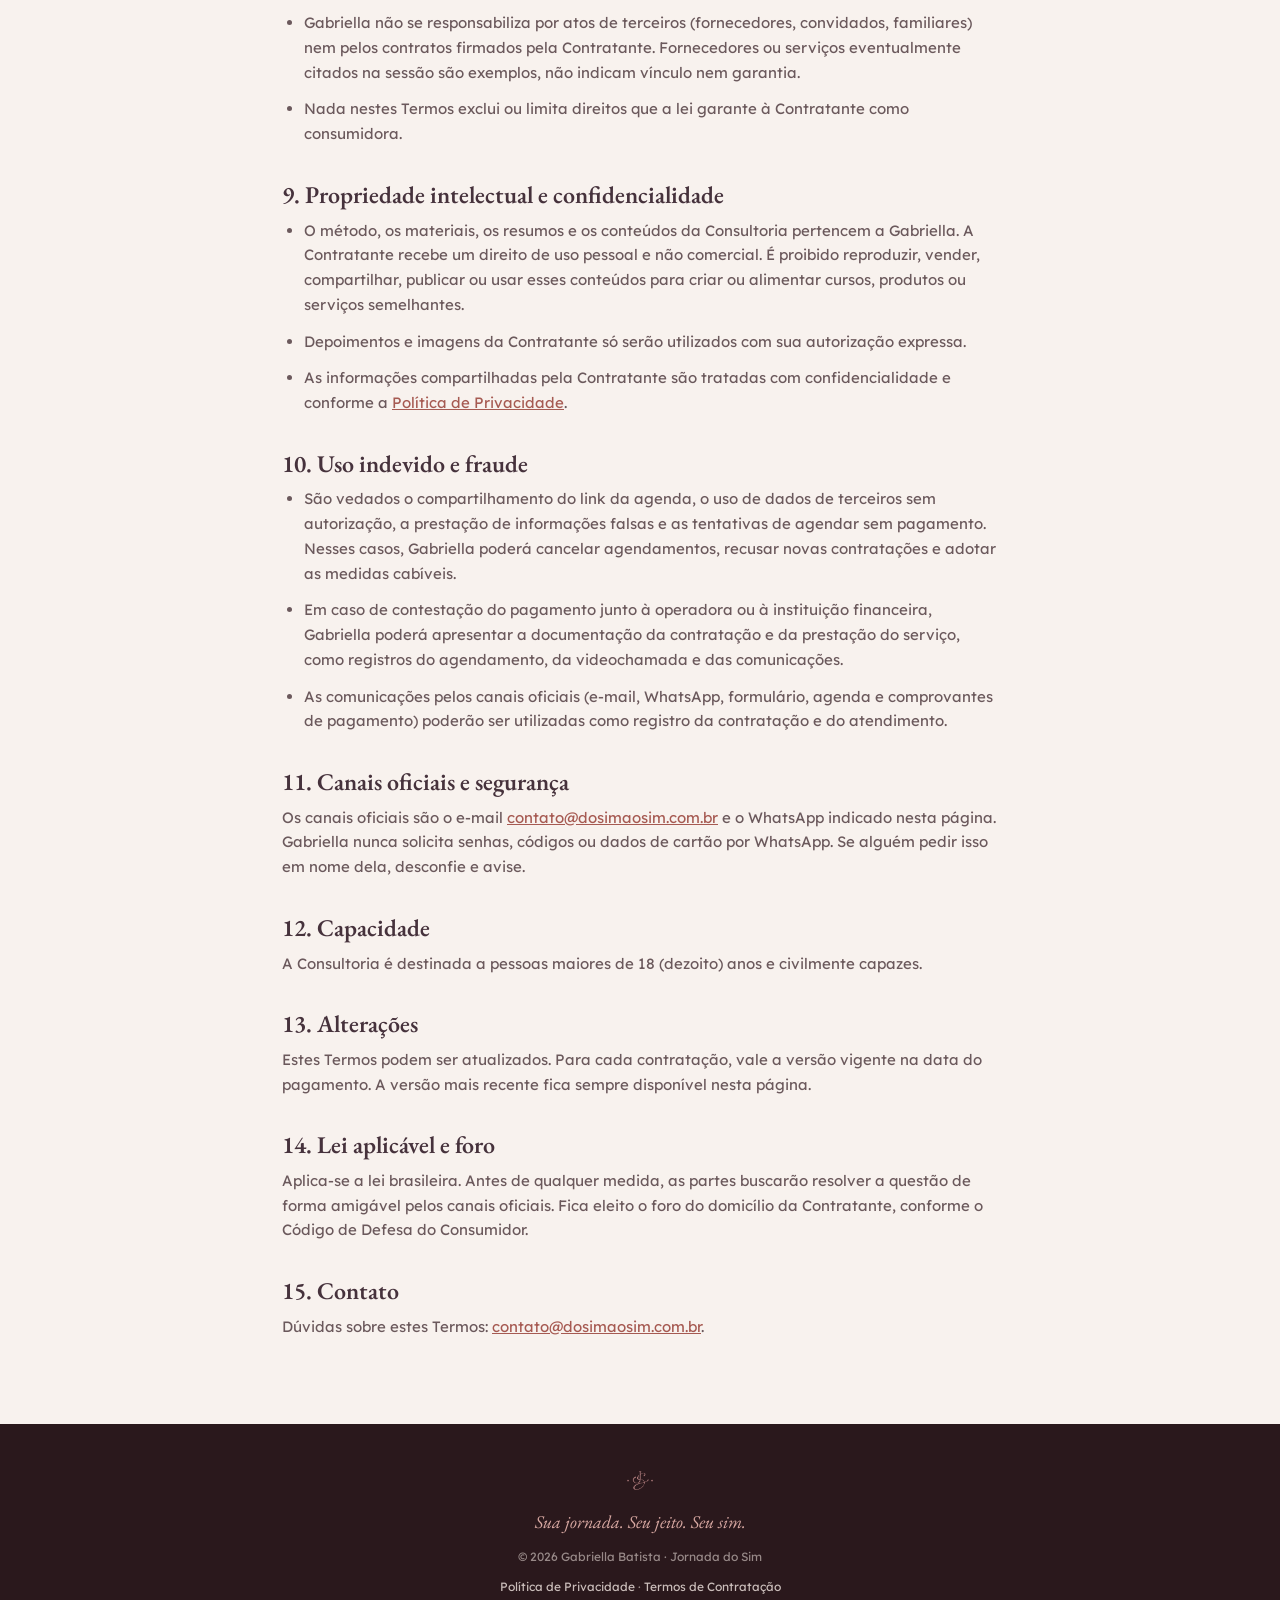
<file: termos.html>
<!DOCTYPE html>
<html lang="pt-BR">
<head>
<meta charset="UTF-8">
<meta name="viewport" content="width=device-width, initial-scale=1.0">
<title>Termos de Contratação — Consultoria individual com Gabi</title>
<link rel="icon" href="assets/img/monograma-rosa.png">
<link rel="preconnect" href="https://fonts.googleapis.com">
<link rel="preconnect" href="https://fonts.gstatic.com" crossorigin>
<link href="https://fonts.googleapis.com/css2?family=EB+Garamond:ital,wght@0,400;0,500;0,600;1,400;1,500;1,600&family=Lexend:wght@300;400;500;600;700&display=swap" rel="stylesheet">
<link rel="stylesheet" href="css/consultoria.css">
<link rel="stylesheet" href="css/legal.css">
</head>
<body>

<header class="site-header">
  <div class="container header-inner header-inner-center">
    <a href="index.html"><img src="assets/img/logo-rosa.png" alt="Jornada do Sim" class="header-logo"></a>
  </div>
</header>

<main class="legal-wrap">
  <a href="index.html" class="voltar">← Voltar para a página</a>
  <h1>Termos de Contratação</h1>
  <p class="atualizado">Consultoria individual com Gabi · Última atualização: outubro de 2026</p>

  <p>Estes Termos regulam a contratação da <strong>Consultoria Individual com Gabi</strong> (“Consultoria”), serviço prestado por <strong>Gabriella Batista</strong> (“Gabriella”), titular do CNPJ 51.809.387/0001-62, à pessoa que a contrata (“Contratante”). Ao concluir o pagamento, a Contratante declara que leu e concorda com estas condições. Esta contratação é independente da plataforma digital Jornada do Sim, que possui termos próprios.</p>

  <h2>1. O que é a Consultoria</h2>
  <ul>
    <li>É um atendimento individual, por videochamada (Google Meet), com duração de 1 (uma) hora, no qual Gabriella oferece orientação profissional, baseada em sua experiência com casamentos, sobre as questões que a Contratante levar para o encontro.</li>
    <li>A Consultoria é personalizada. O conteúdo é definido a partir das respostas do formulário de agendamento e das questões apresentadas. A quantidade de temas abordados depende da complexidade de cada questão e do tempo disponível na sessão.</li>
    <li>Depois da sessão, Gabriella envia um resumo dos principais pontos conversados e dos próximos passos definidos.</li>
    <li><strong>O que não está incluso:</strong> acompanhamento presencial, contratação, negociação ou intermediação de fornecedores, elaboração ou revisão jurídica de contratos e a execução de qualquer serviço do casamento.</li>
  </ul>

  <h2>2. Opções de contratação</h2>
  <ul>
    <li><strong>Sessão individual:</strong> 1 (uma) sessão de 1 hora, no valor de R$ 300,00;</li>
    <li><strong>Pacote com 3 sessões:</strong> 3 (três) sessões de 1 hora cada, no valor de R$ 720,00, utilizáveis em até 6 (seis) meses contados da data da primeira sessão. As sessões seguintes são combinadas ao final do primeiro encontro, conforme a agenda disponível.</li>
  </ul>
  <p>Valem os valores e as condições exibidos no momento da contratação.</p>

  <h2>3. Pagamento</h2>
  <p>O pagamento é feito por <strong>cartão de crédito</strong>, em ambiente seguro do Asaas, fora desta página. Gabriella não tem acesso aos dados do cartão. O parcelamento, em até 12 vezes, e os encargos do cartão repassados à Contratante seguem as condições informadas no momento do pagamento.</p>
  <p>Como alternativa, o pagamento pode ser feito por <strong>Pix à vista</strong>, combinado diretamente com Gabriella pelo WhatsApp oficial, para a conta do CNPJ 51.809.387/0001-62 e sem os encargos do cartão.</p>
  <p>A contratação é concluída com a confirmação do pagamento (no Pix, a confirmação do valor na conta); o link da agenda só é enviado depois dessa confirmação.</p>
  <p>A cobrança aparece em nome de <strong>Ana Gabriella Batista Malta (CNPJ 51.809.387/0001-62)</strong>, titular da Jornada do Sim e prestadora desta Consultoria. É esse o nome que a Contratante vê na tela de pagamento e no comprovante, e que pode constar na fatura do cartão ou no extrato bancário.</p>

  <h2>4. Agendamento</h2>
  <ul>
    <li>Após a confirmação do pagamento, o link da agenda é enviado por e-mail e WhatsApp, nos dados informados pela Contratante. É responsabilidade dela informar dados corretos e verificar também a caixa de spam. Se o link não chegar, basta entrar em contato pelos canais oficiais.</li>
    <li>O link é <strong>pessoal e intransferível</strong>. Não deve ser compartilhado. Agendamentos feitos por quem não realizou o pagamento poderão ser cancelados.</li>
    <li>Ao agendar, a Contratante responde a perguntas obrigatórias. Ela se compromete a fornecer informações verdadeiras e completas, pois a orientação se baseia nelas.</li>
    <li>Os horários dependem da disponibilidade da agenda e de uma antecedência mínima exibida no momento do agendamento, para que haja tempo de preparação.</li>
  </ul>

  <h2>5. Realização da sessão</h2>
  <ul>
    <li><strong>Pontualidade.</strong> Há tolerância de 15 (quinze) minutos de atraso. Depois disso, a sessão poderá ser remarcada ou realizada no tempo restante, sem prorrogação, para não prejudicar outros atendimentos.</li>
    <li><strong>Estrutura técnica.</strong> A conexão, o equipamento e o ambiente são de responsabilidade de cada parte. Se uma falha impedir a sessão, as partes buscarão reagendar. Se a falha for de Gabriella, a sessão será refeita sem custo.</li>
    <li><strong>Participantes.</strong> Participam a Contratante e, se desejar, seu(sua) noivo(a) ou parceiro(a). A participação de outras pessoas deve ser informada previamente.</li>
    <li><strong>Conduta.</strong> O atendimento deve ser respeitoso. Gabriella poderá encerrar a sessão em caso de ofensas, assédio ou conduta abusiva, sem obrigação de reagendar.</li>
    <li><strong>Gravação.</strong> A sessão não é gravada por Gabriella. É vedado gravar (áudio, vídeo ou imagem) ou divulgar a sessão sem autorização expressa e por escrito.</li>
  </ul>

  <h2>6. Remarcação e ausência</h2>
  <ul>
    <li>Cada sessão pode ser remarcada <strong>uma vez, sem custo</strong>, desde que o pedido seja feito com pelo menos 24 (vinte e quatro) horas de antecedência, pelos canais oficiais.</li>
    <li>A ausência sem aviso, ou o pedido de remarcação fora desse prazo, faz com que a sessão seja considerada realizada, sem reembolso e sem nova sessão. Em caso de força maior devidamente comprovada, Gabriella poderá avaliar uma exceção.</li>
    <li>Se Gabriella precisar remarcar, oferecerá nova data sem custo. Se a Contratante não puder em nenhuma das datas oferecidas, será devolvido o valor da sessão não realizada.</li>
    <li><strong>Pacote:</strong> as sessões não realizadas no prazo de 6 meses expiram, sem reembolso, salvo se a impossibilidade tiver sido causada por Gabriella, caso em que o prazo será estendido.</li>
  </ul>

  <h2>7. Desistência e reembolso</h2>
  <ul>
    <li>Conforme o art. 49 do Código de Defesa do Consumidor, por se tratar de contratação a distância, a Contratante pode desistir em até <strong>7 (sete) dias</strong> contados da contratação, solicitando o cancelamento por escrito pelos canais oficiais.</li>
    <li>Se, dentro desse prazo, a Contratante agendar e realizar a sessão por sua livre iniciativa, solicitando que o serviço seja prestado antes do fim do prazo, o valor da sessão já realizada não será reembolsado. Será devolvido apenas o valor proporcional às sessões não realizadas (no caso do pacote).</li>
    <li>O reembolso é feito pelo mesmo meio de pagamento: no cartão, pelo Asaas, nos prazos dele e da operadora do cartão; no Pix, por Pix para a conta de origem.</li>
    <li>Passado o prazo de 7 dias, não há reembolso de sessões já realizadas ou expiradas. Sessões ainda não realizadas seguem o disposto no item 6.</li>
  </ul>

  <h2>8. Natureza da orientação e responsabilidades</h2>
  <ul>
    <li>A Consultoria é uma obrigação de <strong>meios</strong>, não de resultado. Gabriella não garante resultados específicos, economia de valores, aprovação de fornecedores ou o desfecho do casamento.</li>
    <li>A orientação é informativa e baseada na experiência de mercado de Gabriella e nas informações fornecidas pela Contratante. As decisões finais e as contratações são de responsabilidade da Contratante.</li>
    <li>A Consultoria não substitui o trabalho de profissionais habilitados. Para questões jurídicas, contábeis, tributárias ou financeiras, consulte sempre o profissional adequado, especialmente antes de assinar qualquer contrato.</li>
    <li>Gabriella não se responsabiliza por atos de terceiros (fornecedores, convidados, familiares) nem pelos contratos firmados pela Contratante. Fornecedores ou serviços eventualmente citados na sessão são exemplos, não indicam vínculo nem garantia.</li>
    <li>Nada nestes Termos exclui ou limita direitos que a lei garante à Contratante como consumidora.</li>
  </ul>

  <h2>9. Propriedade intelectual e confidencialidade</h2>
  <ul>
    <li>O método, os materiais, os resumos e os conteúdos da Consultoria pertencem a Gabriella. A Contratante recebe um direito de uso pessoal e não comercial. É proibido reproduzir, vender, compartilhar, publicar ou usar esses conteúdos para criar ou alimentar cursos, produtos ou serviços semelhantes.</li>
    <li>Depoimentos e imagens da Contratante só serão utilizados com sua autorização expressa.</li>
    <li>As informações compartilhadas pela Contratante são tratadas com confidencialidade e conforme a <a href="privacidade.html">Política de Privacidade</a>.</li>
  </ul>

  <h2>10. Uso indevido e fraude</h2>
  <ul>
    <li>São vedados o compartilhamento do link da agenda, o uso de dados de terceiros sem autorização, a prestação de informações falsas e as tentativas de agendar sem pagamento. Nesses casos, Gabriella poderá cancelar agendamentos, recusar novas contratações e adotar as medidas cabíveis.</li>
    <li>Em caso de contestação do pagamento junto à operadora ou à instituição financeira, Gabriella poderá apresentar a documentação da contratação e da prestação do serviço, como registros do agendamento, da videochamada e das comunicações.</li>
    <li>As comunicações pelos canais oficiais (e-mail, WhatsApp, formulário, agenda e comprovantes de pagamento) poderão ser utilizadas como registro da contratação e do atendimento.</li>
  </ul>

  <h2>11. Canais oficiais e segurança</h2>
  <p>Os canais oficiais são o e-mail <a href="mailto:contato@dosimaosim.com.br">contato@dosimaosim.com.br</a> e o WhatsApp indicado nesta página. Gabriella nunca solicita senhas, códigos ou dados de cartão por WhatsApp. Se alguém pedir isso em nome dela, desconfie e avise.</p>

  <h2>12. Capacidade</h2>
  <p>A Consultoria é destinada a pessoas maiores de 18 (dezoito) anos e civilmente capazes.</p>

  <h2>13. Alterações</h2>
  <p>Estes Termos podem ser atualizados. Para cada contratação, vale a versão vigente na data do pagamento. A versão mais recente fica sempre disponível nesta página.</p>

  <h2>14. Lei aplicável e foro</h2>
  <p>Aplica-se a lei brasileira. Antes de qualquer medida, as partes buscarão resolver a questão de forma amigável pelos canais oficiais. Fica eleito o foro do domicílio da Contratante, conforme o Código de Defesa do Consumidor.</p>

  <h2>15. Contato</h2>
  <p>Dúvidas sobre estes Termos: <a href="mailto:contato@dosimaosim.com.br">contato@dosimaosim.com.br</a>.</p>
</main>

<footer class="site-footer">
  <div class="container footer-inner">
    <img src="assets/img/monograma-rosa.png" alt="Jornada do Sim" class="footer-logo">
    <p class="assinatura">Sua jornada. Seu jeito. Seu sim.</p>
    <p class="footer-mini">© 2026 Gabriella Batista · Jornada do Sim</p>
    <p class="footer-mini">
      <a href="privacidade.html">Política de Privacidade</a> ·
      <a href="termos.html">Termos de Contratação</a>
    </p>
  </div>
</footer>

</body>
</html>
</file>
<file: css/consultoria.css>
/* ==========================================================================
   CONSULTORIA INDIVIDUAL COM GABI — versão 2
   Mesma identidade do App (cores, fontes, cards arredondados, botão terracota),
   com mais ritmo visual e movimento. Desenhada primeiro para o celular.
   ========================================================================== */

:root {
  --bg: #F8F2EE;
  --card-rose: #EBD9D6;
  --card-rose-soft: #F1E4E1;
  --plum: #46323C;
  --romance: #B68282;
  --rose-light: #D9A9A3;
  --rose-text: #8C4F49;   /* rosa mais escuro para textos pequenos (contraste AA) */
  --terracota: #A65A52;
  --terracota-hover: #944e47;
  --ameixa: #362125;
  --ameixa-deep: #2a181c;
  --creme: #F3E7E2;
  --dourado: #C9A76A;
  --texto: #6B595C;
  --linha: rgba(70, 50, 60, 0.10);
  --sombra: 0 12px 34px rgba(70, 50, 60, 0.08);
  --sombra-forte: 0 28px 60px rgba(70, 50, 60, 0.22);

  --font-titulo: 'EB Garamond', Georgia, serif;
  --font-corpo: 'Lexend', system-ui, sans-serif;

  --largura-max: 1080px;
  --raio-card: 22px;
  --raio-btn: 12px;
  --arco: 50% 50% 28px 28px / 40% 40% 28px 28px;
}

* { box-sizing: border-box; margin: 0; padding: 0; }
html { scroll-behavior: smooth; }

body {
  font-family: var(--font-corpo);
  color: var(--texto);
  background: var(--bg);
  line-height: 1.65;
  -webkit-font-smoothing: antialiased;
  overflow-x: hidden;
}

img { max-width: 100%; display: block; }
.container { max-width: var(--largura-max); margin: 0 auto; padding: 0 20px; }
.secao { padding: 52px 0; }

h1, h2, h3 { font-family: var(--font-titulo); color: var(--plum); font-weight: 600; line-height: 1.15; }
strong { font-weight: 600; color: var(--plum); }

.secao-titulo { font-size: clamp(26px, 6.6vw, 40px); margin-bottom: 14px; }
.eyebrow {
  display: inline-block; font-size: 12px; font-weight: 600;
  letter-spacing: 0.14em; text-transform: uppercase;
  color: var(--rose-text); margin-bottom: 10px;
}
.eyebrow-light { color: var(--rose-light); }
.center { text-align: center; display: block; }
.nota { font-size: 13px; color: var(--rose-text); margin-top: 18px; }

/* --------------------------- Botões --------------------------- */
.btn {
  position: relative; overflow: hidden;
  display: inline-block; font-family: var(--font-corpo); font-weight: 600;
  text-decoration: none; border-radius: var(--raio-btn); cursor: pointer; border: none;
  text-align: center; text-transform: uppercase; letter-spacing: 0.06em;
  transition: transform 0.15s ease, box-shadow 0.15s ease, background 0.15s ease;
}
.btn-cta { background: var(--terracota); color: #fff; padding: 16px 30px; font-size: 14px; box-shadow: 0 10px 26px rgba(166, 90, 82, 0.28); }
.btn-cta:hover { background: var(--terracota-hover); transform: translateY(-2px); }
.btn-light { background: var(--creme); color: var(--plum); padding: 16px 30px; font-size: 14px; box-shadow: 0 12px 30px rgba(0, 0, 0, 0.25); }
.btn-light:hover { transform: translateY(-2px); background: #fff; }
.btn-sm { padding: 10px 18px; font-size: 12px; box-shadow: none; }
.btn-large { padding: 17px 32px; }
.btn-full { display: block; width: 100%; }
/* brilho que passa pelo botão */
.btn::after {
  content: ''; position: absolute; top: 0; left: -80%; width: 50%; height: 100%;
  background: linear-gradient(100deg, transparent, rgba(255, 255, 255, 0.35), transparent);
  transform: skewX(-20deg); transition: left 0.6s ease;
}
.btn:hover::after { left: 130%; }

/* --------------------------- Barra de progresso --------------------------- */
.progress {
  position: fixed; top: 0; left: 0; right: 0; height: 3px; z-index: 100;
  background: linear-gradient(90deg, var(--terracota), var(--romance));
  transform-origin: left; transform: scaleX(0);
}

/* --------------------------- Cabeçalho --------------------------- */
.site-header {
  position: sticky; top: 0; z-index: 50;
  background: rgba(248, 242, 238, 0.9); backdrop-filter: blur(8px);
  border-bottom: 1px solid var(--linha);
}
.header-inner { display: flex; align-items: center; justify-content: space-between; padding: 10px 20px; }
.header-logo { height: 52px; width: auto; }

/* --------------------------- Hero --------------------------- */
.hero {
  position: relative; overflow: hidden; padding: 34px 0 54px;
  background: linear-gradient(165deg, var(--bg) 0%, #F4E6E2 100%);
}
.hero-faixa { position: absolute; opacity: 0.28; z-index: 1; pointer-events: none; }
.hero-faixa-1 { top: -4%; right: -22%; width: 70%; animation: drift 14s ease-in-out infinite; }
.hero-faixa-2 { bottom: -6%; left: -26%; width: 66%; animation: drift 17s ease-in-out infinite reverse; }
@keyframes drift { 0%, 100% { transform: translateY(0) rotate(0deg); } 50% { transform: translateY(-16px) rotate(3deg); } }

.hero-grid { position: relative; z-index: 2; display: flex; flex-direction: column; gap: 44px; }
.hero h1 { font-size: clamp(32px, 9.4vw, 58px); line-height: 1.08; margin-bottom: 16px; }
.rot { display: grid; font-style: italic; color: var(--terracota); margin-top: 2px; }
.rot-w {
  grid-area: 1 / 1; opacity: 0; transform: translateY(60%);
  transition: opacity 0.6s ease, transform 0.6s ease;
}
.rot-w.is-on { opacity: 1; transform: none; }
.rot-w.is-out { opacity: 0; transform: translateY(-60%); }

.hero-sub { font-size: 16px; max-width: 520px; margin-bottom: 26px; }
.hero .btn-cta { display: block; width: 100%; }
.hero-note { font-size: 12.5px; color: var(--rose-text); margin-top: 14px; letter-spacing: 0.02em; }

.hero-visual { position: relative; width: 100%; max-width: 340px; margin: 0 auto; }
.arch-wrap { position: relative; isolation: isolate; }
.arch-wrap::before {
  content: ''; position: absolute; inset: 0; z-index: -1;
  transform: translate(14px, 14px);
  border: 1.5px solid var(--romance); border-radius: var(--arco); opacity: 0.7;
}
.arch { border-radius: var(--arco); overflow: hidden; aspect-ratio: 4 / 5; box-shadow: var(--sombra-forte); background: var(--card-rose); }
.arch img { width: 100%; height: 100%; object-fit: cover; object-position: 50% 22%; }

.chip {
  position: absolute; display: flex; align-items: center; gap: 8px;
  padding: 10px 14px; background: #fff; border-radius: 16px;
  box-shadow: 0 14px 30px rgba(70, 50, 60, 0.16);
  font-size: 12px; line-height: 1.3; color: var(--plum); font-weight: 500;
  animation: flutua 5s ease-in-out infinite;
}
.chip b { font-family: var(--font-titulo); font-size: 22px; color: var(--terracota); font-weight: 600; line-height: 1; }
.chip-1 { top: 10%; left: -14px; }
.chip-2 { top: 52%; right: -14px; animation-delay: -1.7s; }
.chip-3 { bottom: -16px; left: 8%; animation-delay: -3.2s; }
@keyframes flutua { 0%, 100% { transform: translateY(0); } 50% { transform: translateY(-9px); } }

/* --------------------------- Faixas em movimento (marquee) --------------------------- */
.band { background: var(--ameixa); color: var(--creme); overflow: hidden; padding: 0; }
.marquee { display: flex; overflow: hidden; width: 100%; }
.marquee-track { display: flex; flex: 0 0 auto; align-items: center; animation: marquee 40s linear infinite; }
.marquee:hover .marquee-track, .marquee.is-paused .marquee-track { animation-play-state: paused; }
@keyframes marquee { from { transform: translateX(0); } to { transform: translateX(-100%); } }
.band .marquee-track { padding: 18px 0; white-space: nowrap; font-family: var(--font-titulo); font-size: 22px; font-style: italic; }
.band .marquee-track span { padding: 0 14px; }
.band .sep { color: var(--dourado); font-style: normal; font-size: 16px; }

/* --------------------------- Intro: texto que acende ao rolar --------------------------- */
.intro { padding: 64px 0 40px; }
.fill { font-family: var(--font-titulo); font-size: clamp(26px, 6.6vw, 46px); line-height: 1.22; color: var(--plum); font-weight: 500; max-width: 900px; }
.fill .w { opacity: 0.2; transition: opacity 0.35s ease; }
.fill .w.lit { opacity: 1; }
.intro-sub { margin-top: 26px; max-width: 680px; font-size: 16px; }

/* --------------------------- Temas interativos --------------------------- */
.temas { background: #fff; }
.temas-sub { max-width: 620px; margin-bottom: 4px; }
.topics {
  display: flex; gap: 10px; margin: 22px -20px 18px; padding: 4px 20px 10px;
  overflow-x: auto; scroll-snap-type: x proximity; scrollbar-width: none;
}
.topics::-webkit-scrollbar { display: none; }
.topic { flex: 0 0 auto; scroll-snap-align: start; white-space: nowrap;
  font-family: var(--font-corpo); font-size: 14px; font-weight: 500; color: var(--plum);
  background: var(--bg); border: 1.5px solid var(--linha); border-radius: 999px;
  padding: 11px 18px; cursor: pointer;
  transition: background 0.2s ease, color 0.2s ease, border-color 0.2s ease, transform 0.2s ease, box-shadow 0.2s ease;
}
.topic:hover { border-color: var(--romance); transform: translateY(-2px); }
.topic[aria-pressed="true"] { background: var(--terracota); border-color: var(--terracota); color: #fff; box-shadow: 0 8px 18px rgba(166, 90, 82, 0.3); }

.topic-panel { position: relative; overflow: hidden; background: var(--card-rose); border-radius: var(--raio-card); padding: 28px 22px 26px; min-height: 300px; }
@media (min-width: 360px) { .topic-panel { min-height: 256px; } }
@media (min-width: 520px) { .topic-panel { min-height: 216px; } }
.topic-panel::after { content: '✦'; position: absolute; right: 18px; bottom: -14px; font-size: 96px; line-height: 1; color: var(--dourado); opacity: 0.22; pointer-events: none; }
.tp-label { display: block; font-size: 11.5px; font-weight: 600; letter-spacing: 0.14em; text-transform: uppercase; color: var(--rose-text); margin-bottom: 8px; }
.topic-panel h3 { font-size: clamp(24px, 6vw, 30px); margin-bottom: 10px; }
.topic-panel p { max-width: 60ch; position: relative; z-index: 1; }
.topic-panel.swap > * { animation: trocar 0.45s ease both; }
.topic-panel.swap > *:nth-child(2) { animation-delay: 0.05s; }
.topic-panel.swap > *:nth-child(3) { animation-delay: 0.1s; }
@keyframes trocar { from { opacity: 0; transform: translateY(12px); } to { opacity: 1; transform: none; } }

/* --------------------------- Como funciona: linha do tempo --------------------------- */
.timeline { list-style: none; position: relative; margin: 30px auto 0; max-width: 740px; padding-left: 64px; }
.tl-step { position: relative; margin-bottom: 18px; }
.tl-step:last-child { margin-bottom: 0; }
.tl-badge {
  position: absolute; left: -64px; top: 16px; z-index: 2;
  width: 40px; height: 40px; border-radius: 14px;
  display: flex; align-items: center; justify-content: center;
  background: var(--card-rose); color: var(--terracota);
  font-family: var(--font-titulo); font-size: 19px; font-weight: 600;
  transition: background 0.4s ease, color 0.4s ease, transform 0.4s ease, box-shadow 0.4s ease;
}
.tl-step.on .tl-badge { background: var(--terracota); color: #fff; transform: scale(1.1); box-shadow: 0 8px 20px rgba(166, 90, 82, 0.35); }
/* linha entre um selo e o próximo (cinza + preenchimento que cresce ao rolar) */
.tl-step:not(:last-child)::before,
.tl-step:not(:last-child)::after {
  content: ''; position: absolute; left: -45px; top: 36px; width: 2px; border-radius: 2px;
}
.tl-step:not(:last-child)::before { height: calc(100% + 18px); background: rgba(70, 50, 60, 0.12); }
.tl-step:not(:last-child)::after { height: calc((100% + 18px) * var(--seg, 0)); background: linear-gradient(var(--terracota), var(--romance)); z-index: 1; }
.tl-card { background: #fff; border: 1px solid var(--linha); border-radius: var(--raio-card); padding: 22px 20px; box-shadow: var(--sombra); }
.tl-card h3 { font-size: 21px; margin-bottom: 8px; }
.tl-card p { font-size: 14px; }

/* --------------------------- O que você leva --------------------------- */
.leva { background: linear-gradient(170deg, var(--card-rose-soft), var(--bg)); }
.tiles { list-style: none; display: grid; grid-template-columns: 1fr; gap: 12px; margin-top: 22px; }
.tile {
  display: flex; gap: 14px; align-items: flex-start;
  background: #fff; border: 1px solid var(--linha); border-radius: 18px; padding: 18px;
  font-size: 14.5px; color: #59474a; box-shadow: var(--sombra);
}
.tile i {
  flex: 0 0 34px; height: 34px; border-radius: 11px; background: var(--terracota); color: #fff;
  display: flex; align-items: center; justify-content: center; font-style: normal; font-weight: 700;
}

/* --------------------------- Seções escuras --------------------------- */
.dark { background: var(--ameixa); color: rgba(243, 231, 226, 0.86); }
.dark h2, .dark h3, .dark strong { color: #fff; }

.gabi-grid { display: flex; flex-direction: column; gap: 40px; }
.gabi-foto { max-width: 300px; margin: 0 auto; width: 100%; }
.gabi .arch-wrap::before { border-color: var(--dourado); opacity: 0.55; }
.gabi .arch { box-shadow: 0 30px 60px rgba(0, 0, 0, 0.4); }
.gabi-copy p { margin-bottom: 14px; }
.stats {
  list-style: none; display: grid; grid-template-columns: 1fr 1fr; gap: 22px 18px;
  margin-top: 26px; padding-top: 26px; border-top: 1px solid rgba(255, 255, 255, 0.14);
}
.stat strong { display: block; font-family: var(--font-titulo); font-size: 40px; font-weight: 600; line-height: 1; color: #fff; }
.stat .pre { color: var(--dourado); }
.stat strong small { display: inline; font-family: var(--font-corpo); font-size: 12px; font-weight: 500; letter-spacing: 0.14em; text-transform: uppercase; color: var(--rose-light); margin-right: 8px; }
.stat > span { display: block; font-size: 13px; margin-top: 4px; }

/* --------------------------- Galeria e depoimentos --------------------------- */
.galeria { padding-bottom: 60px; }
.galeria .marquee, .depoimentos .marquee { margin-top: 32px; }
.gallery-track { gap: 16px; padding-right: 16px; animation-duration: 110s; align-items: flex-start; }
.gallery-track img { width: 210px; height: 290px; object-fit: cover; border-radius: 18px; flex: 0 0 auto; background: var(--card-rose); }
.gallery-track img:not([src]) { color: transparent; font-size: 0; }
.gallery-track img:nth-child(even) { border-radius: 105px 105px 18px 18px; margin-top: 26px; }

.depoimentos { background: #fff; }
.tm-track { gap: 16px; padding-right: 16px; animation-duration: 110s; align-items: stretch; }
.tm-card {
  flex: 0 0 290px; background: var(--bg); border: 1px solid var(--linha); border-radius: 20px; padding: 22px;
  display: flex; flex-direction: column; justify-content: space-between; gap: 14px;
}
.tm-card p { font-size: 14px; color: #59474a; }
.tm-card cite { font-style: normal; font-family: var(--font-titulo); font-size: 18px; color: var(--terracota); font-weight: 600; }

/* --------------------------- Investimento --------------------------- */
.planos { background: linear-gradient(170deg, var(--bg), var(--card-rose-soft)); }
.planos-grid { display: flex; flex-direction: column; gap: 16px; margin-top: 24px; }
.plano {
  display: flex; flex-direction: column; background: var(--card-rose); border-radius: var(--raio-card); padding: 28px 22px;
  transition: translate 0.3s ease, box-shadow 0.3s ease;
}
.plano:hover { translate: 0 -5px; box-shadow: 0 22px 44px rgba(70, 50, 60, 0.14); }
.plano-nome { font-size: 21px; margin-bottom: 8px; }
.plano p { font-size: 14px; }
.plano p + p { margin-top: 12px; }
.plano p.plano-preco { font-family: var(--font-titulo); font-size: 42px; font-weight: 600; line-height: 1; color: var(--terracota); margin: 0 0 8px; }
.plano p.plano-linha { font-weight: 600; color: var(--plum); margin-bottom: 8px; }
.plano > p:last-of-type { margin-bottom: 22px; }
.plano .btn-cta { margin-top: auto; }
.plano .plano-seguro { display: block; text-align: center; font-size: 12.5px; line-height: 1.5; color: var(--rose-text); margin-top: 12px; }
.planos-duvida, .faq-duvida { text-align: center; font-size: 14px; margin-top: 22px; }
.planos-duvida a, .faq-duvida a { color: var(--terracota); font-weight: 600; }
.btn.is-previa { opacity: 0.85; }
.plano .previa-nota { display: block; text-align: center; font-size: 12px; line-height: 1.4; color: #8a6a2f; margin-top: 8px; }

/* --------------------------- FAQ --------------------------- */
.faq { background: #fff; }
.faq-list { max-width: 720px; margin: 24px auto 0; }
.faq-item { background: var(--bg); border: 1px solid var(--linha); border-radius: 16px; margin-bottom: 10px; transition: background 0.2s ease; }
.faq-item[open] { background: var(--card-rose-soft); }
.faq-item summary {
  cursor: pointer; list-style: none; font-weight: 600; color: var(--plum); font-size: 15px;
  display: flex; justify-content: space-between; align-items: center; gap: 14px;
  padding: 18px 20px; min-height: 56px; border-radius: 16px;
}
.faq-item summary::-webkit-details-marker { display: none; }
.faq-item summary::after { content: '+'; font-family: var(--font-titulo); font-size: 24px; color: var(--terracota); line-height: 1; transition: transform 0.25s ease; }
.faq-item[open] summary::after { transform: rotate(45deg); }
.faq-item p { padding: 0 20px 20px; margin-top: -4px; font-size: 14px; }

/* --------------------------- Chamada final --------------------------- */
.final { text-align: center; padding: 70px 0; position: relative; overflow: hidden; }
.final::before {
  content: ''; position: absolute; width: 420px; height: 420px; left: 50%; top: -120px; transform: translateX(-50%);
  background: radial-gradient(circle, rgba(182, 130, 130, 0.28), transparent 65%); pointer-events: none;
}
.final-inner { position: relative; max-width: 640px; }
.final .secao-titulo { color: #fff; }
.final p { margin-bottom: 12px; }
.final .btn-light { margin-top: 22px; }
.cta-icone {
  display: inline-flex; align-items: center; justify-content: center;
  width: 52px; height: 52px; border-radius: 16px; background: var(--terracota); color: #fff; margin-bottom: 18px;
  animation: bate 2.6s ease-in-out infinite;
}
.cta-icone svg { width: 26px; height: 26px; }
@keyframes bate { 0%, 100% { transform: scale(1); } 12% { transform: scale(1.12); } 24% { transform: scale(1); } 36% { transform: scale(1.08); } 48% { transform: scale(1); } }

/* --------------------------- Rodapé --------------------------- */
.site-footer { background: var(--ameixa-deep); padding: 40px 0 96px; }
.footer-inner { display: flex; flex-direction: column; align-items: center; gap: 10px; text-align: center; }
.footer-logo { width: 40px; opacity: 0.9; }
.assinatura { font-family: var(--font-titulo); font-size: 18px; font-style: italic; color: var(--rose-light); }
.footer-mini { font-size: 12px; color: rgba(243, 231, 226, 0.55); }
.footer-mini a { color: rgba(243, 231, 226, 0.8); text-decoration: none; }
.footer-mini a:hover { text-decoration: underline; }

/* --------------------------- Botão fixo (só no celular) --------------------------- */
.sticky-cta {
  position: fixed; left: 0; right: 0; bottom: 0; z-index: 60;
  padding: 10px 16px calc(10px + env(safe-area-inset-bottom));
  background: rgba(248, 242, 238, 0.94); backdrop-filter: blur(10px); border-top: 1px solid var(--linha);
  transform: translateY(100%); visibility: hidden;
  transition: transform 0.4s ease, visibility 0s linear 0.4s;
}
.sticky-cta.is-visible { transform: none; visibility: visible; transition: transform 0.4s ease; }

/* --------------------------- Aparecer ao rolar --------------------------- */
.reveal { opacity: 0; transform: translateY(26px); transition: opacity 0.7s ease, transform 0.7s ease; }
.reveal.in-view { opacity: 1; transform: none; }
/* entrada escalonada feita com "animation", para não anular as transições de hover dos cards */
.stagger > * { opacity: 0; }
.stagger.in-view > * { animation: subir 0.6s ease both; }
.stagger.in-view > *:nth-child(2) { animation-delay: 0.08s; }
.stagger.in-view > *:nth-child(3) { animation-delay: 0.16s; }
.stagger.in-view > *:nth-child(4) { animation-delay: 0.24s; }
.stagger.in-view > *:nth-child(5) { animation-delay: 0.32s; }
.stagger.in-view > *:nth-child(6) { animation-delay: 0.4s; }
@keyframes subir { from { opacity: 0; transform: translateY(18px); } to { opacity: 1; transform: none; } }

/* --------------------------- Menos movimento (acessibilidade) --------------------------- */
@media (prefers-reduced-motion: reduce) {
  *, *::before, *::after { animation: none !important; transition: none !important; scroll-behavior: auto !important; }
  .reveal, .stagger > * { opacity: 1; transform: none; }
  .fill .w { opacity: 1; }
  .rot-w:not(:first-child) { display: none; }
  .marquee { overflow-x: auto; }
  .progress { display: none; }
}


/* ==========================================================================
   TELAS GRANDES (tablet / computador)
   ========================================================================== */
@media (min-width: 760px) {
  .secao { padding: 84px 0; }
  .header-logo { height: 64px; }
  .container { padding: 0 32px; }

  .hero { padding: 64px 0 84px; }
  .hero-visual { max-width: 400px; }
  .hero .btn-cta { display: inline-block; width: auto; }
  .hero-sub { font-size: 18px; }
  .hero-faixa-1 { width: 40%; right: -6%; }
  .hero-faixa-2 { width: 38%; left: -8%; }
  .chip { font-size: 13px; }
  .chip-1 { left: -34px; }
  .chip-2 { right: -34px; }

  .band .marquee-track { font-size: 26px; padding: 22px 0; }

  .topics { flex-wrap: wrap; margin: 26px 0 20px; padding: 0; overflow: visible; }
  .topic-panel { padding: 36px 40px; min-height: 200px; }
  .topic-panel p { font-size: 17px; }

  .timeline { padding-left: 84px; }
  .tl-badge { left: -84px; width: 46px; height: 46px; border-radius: 16px; font-size: 21px; }
  .tl-step:not(:last-child)::before, .tl-step:not(:last-child)::after { left: -62px; top: 40px; }
  .tl-card { padding: 28px 30px; }
  .tl-card p { font-size: 15px; }

  .tiles { grid-template-columns: 1fr 1fr; gap: 16px; }
  .tile { padding: 22px; font-size: 15.5px; }

  .gabi-copy p { font-size: 16.5px; }

  .gallery-track { animation-duration: 55s; }
  .tm-track { animation-duration: 70s; }
  .gallery-track img { width: 260px; height: 350px; border-radius: 22px; }
  .gallery-track img:nth-child(even) { border-radius: 130px 130px 22px 22px; margin-top: 34px; }
  .tm-card { flex-basis: 330px; padding: 26px; }

  .planos-grid { flex-direction: row; align-items: stretch; max-width: 820px; margin-left: auto; margin-right: auto; }
  .plano { flex: 1; padding: 34px 30px; }

  .final { padding: 100px 0; }
  .final p { font-size: 16.5px; }

  .sticky-cta { display: none; }
  .site-footer { padding-bottom: 48px; }
}

/* Duas colunas (texto + foto lado a lado) só quando há espaço de sobra.
   Em tablets (760–899px) o topo e a seção da Gabi continuam empilhados. */
@media (min-width: 900px) {
  .hero-grid { flex-direction: row; align-items: center; gap: 64px; }
  .hero-texto { flex: 1.1; min-width: 0; }
  .hero-visual { flex: 0.9; margin: 0; }

  .gabi-grid { flex-direction: row; align-items: center; gap: 72px; }
  .gabi-foto { flex: 0 0 340px; margin: 0; }
  .gabi-copy { flex: 1; min-width: 0; }
}

@media (min-width: 1024px) {
  .stats { grid-template-columns: repeat(4, 1fr); }
}
</file>
<file: css/boas-vindas.css>
/* ==========================================================================
   PÁGINA DE BOAS-VINDAS (depois do pagamento) — Consultoria individual com Gabi
   Usa a base visual de css/consultoria.css (cores, fontes, botões, rodapé)
   e acrescenta só o que é específico desta página.
   ========================================================================== */

.header-inner-center { justify-content: center; }

/* --------------------------- Confirmação --------------------------- */
.ok-hero {
  position: relative; overflow: hidden; text-align: center;
  padding: 44px 0 40px;
  background: linear-gradient(165deg, var(--bg) 0%, #F4E6E2 100%);
}
.ok-inner { position: relative; z-index: 2; max-width: 640px; }
.ok-badge {
  display: inline-flex; align-items: center; justify-content: center;
  width: 68px; height: 68px; border-radius: 22px;
  background: var(--terracota); color: #fff; margin-bottom: 20px;
  box-shadow: 0 16px 34px rgba(166, 90, 82, 0.35);
  animation: aparece 0.6s ease backwards;
}
.ok-badge svg { width: 36px; height: 36px; }
/* O ✓ fica visível por padrão; a animação só faz o efeito de "desenhar" na entrada */
.ok-badge path { stroke-dasharray: 30; stroke-dashoffset: 0; animation: desenha 0.7s 0.3s ease backwards; }
@keyframes desenha { from { stroke-dashoffset: 30; } to { stroke-dashoffset: 0; } }
@keyframes aparece { from { opacity: 0; transform: scale(0.8); } to { opacity: 1; transform: none; } }

.ok-hero h1 { font-size: clamp(34px, 9vw, 54px); line-height: 1.08; margin-bottom: 14px; }
.ok-sub { font-size: 16px; max-width: 520px; margin: 0 auto 8px; }
.ok-sub:last-child { margin-bottom: 0; }

/* --------------------------- Passos --------------------------- */
.ok-passos { padding-top: 44px; }
.passos3 { list-style: none; display: grid; grid-template-columns: 1fr; gap: 14px; margin-top: 18px; }
.passo3 {
  background: #fff; border: 1px solid var(--linha); border-radius: var(--raio-card);
  padding: 22px 20px; box-shadow: var(--sombra);
}
.passo3 .n {
  display: inline-flex; align-items: center; justify-content: center;
  width: 40px; height: 40px; border-radius: 14px;
  background: var(--card-rose); color: var(--terracota);
  font-family: var(--font-titulo); font-size: 19px; font-weight: 600;
}
.passo3 h3 { font-size: 21px; margin: 12px 0 6px; }
.passo3 p { font-size: 14px; }

.ok-notas { display: grid; gap: 12px; margin-top: 18px; }
.nota-card { background: var(--card-rose); border-radius: 18px; padding: 16px 18px; font-size: 14px; }

/* --------------------------- Segurança e confiança --------------------------- */
.seguranca {
  margin-top: 22px; background: #fff; border: 1px solid var(--linha);
  border-radius: var(--raio-card); padding: 24px 20px; box-shadow: var(--sombra);
}
.seguranca-titulo { font-size: 22px; margin-bottom: 14px; }
.seguranca-lista { list-style: none; display: grid; gap: 16px; }
.seguranca-lista li { display: flex; gap: 14px; align-items: flex-start; font-size: 14px; }
.seguranca-lista a { color: var(--terracota); font-weight: 600; }
.seg-icone {
  flex: none; width: 38px; height: 38px; border-radius: 12px;
  display: flex; align-items: center; justify-content: center;
  background: var(--card-rose); color: var(--terracota);
}
.seg-icone svg { width: 22px; height: 22px; }

/* --------------------------- Não recebeu o link? --------------------------- */
.ok-ajuda { text-align: center; padding: 56px 0; margin-top: 40px; }
.ok-ajuda-inner { max-width: 560px; }
.ok-ajuda p { margin-bottom: 14px; }
.ok-ajuda .btn { margin-top: 10px; }

.ok-footer { padding-bottom: 48px; }

/* O desenho do "check" precisa aparecer mesmo com movimento reduzido */
@media (prefers-reduced-motion: reduce) {
  .ok-badge path { stroke-dashoffset: 0; }
  .ok-badge { opacity: 1; transform: none; }
}

@media (min-width: 760px) {
  .ok-hero { padding: 72px 0 56px; }
  .ok-sub { font-size: 18px; }
  .ok-passos { padding-top: 64px; }
  .passos3 { grid-template-columns: repeat(3, 1fr); gap: 18px; }
  .passo3 { padding: 28px 24px; }
  .ok-notas { grid-template-columns: repeat(3, 1fr); margin-top: 22px; }
  .seguranca { padding: 28px 30px; margin-top: 26px; }
  .seguranca-lista { grid-template-columns: repeat(3, 1fr); gap: 24px; }
  .seguranca-lista li { flex-direction: column; gap: 12px; }
  .nota-card { font-size: 14.5px; padding: 18px 22px; }
  .ok-ajuda { padding: 80px 0; margin-top: 56px; }
}
</file>
<file: css/legal.css>
/* Páginas legais (Privacidade e Termos) — usa a base de css/consultoria.css */

.header-inner-center { justify-content: center; }

.legal-wrap { max-width: 760px; margin: 0 auto; padding: 40px 22px 72px; }
.legal-wrap .voltar {
  display: inline-block; margin-bottom: 26px;
  color: var(--terracota); font-weight: 600; font-size: 14px; text-decoration: none;
}
.legal-wrap .voltar:hover { text-decoration: underline; }
.legal-wrap h1 { font-size: clamp(32px, 7vw, 46px); margin-bottom: 6px; }
.legal-wrap .atualizado { font-size: 13px; color: var(--rose-text); margin-bottom: 34px; }
.legal-wrap h2 { font-size: 24px; margin: 34px 0 10px; }
.legal-wrap p, .legal-wrap li { font-size: 15px; margin-bottom: 12px; }
.legal-wrap ul { padding-left: 22px; }
.legal-wrap a { color: var(--terracota); }

.site-footer { padding-bottom: 48px; }
</file>
